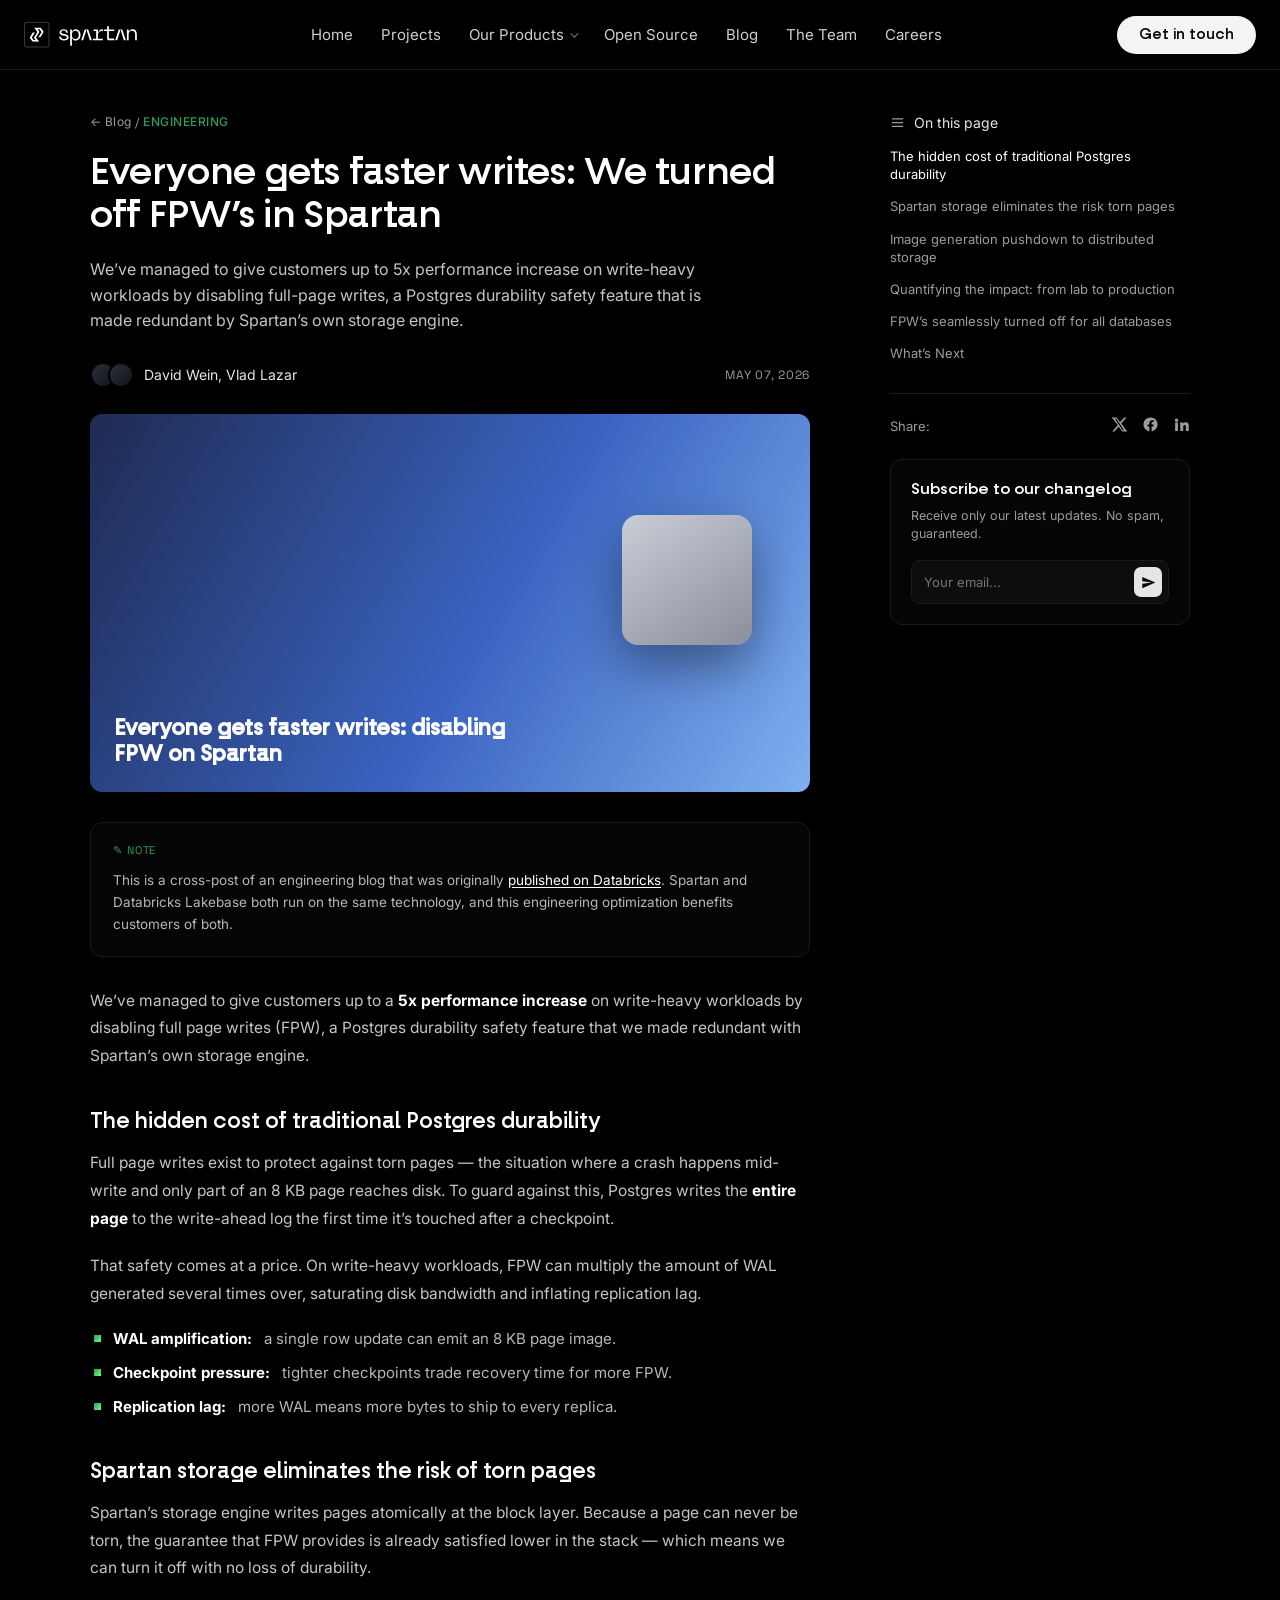
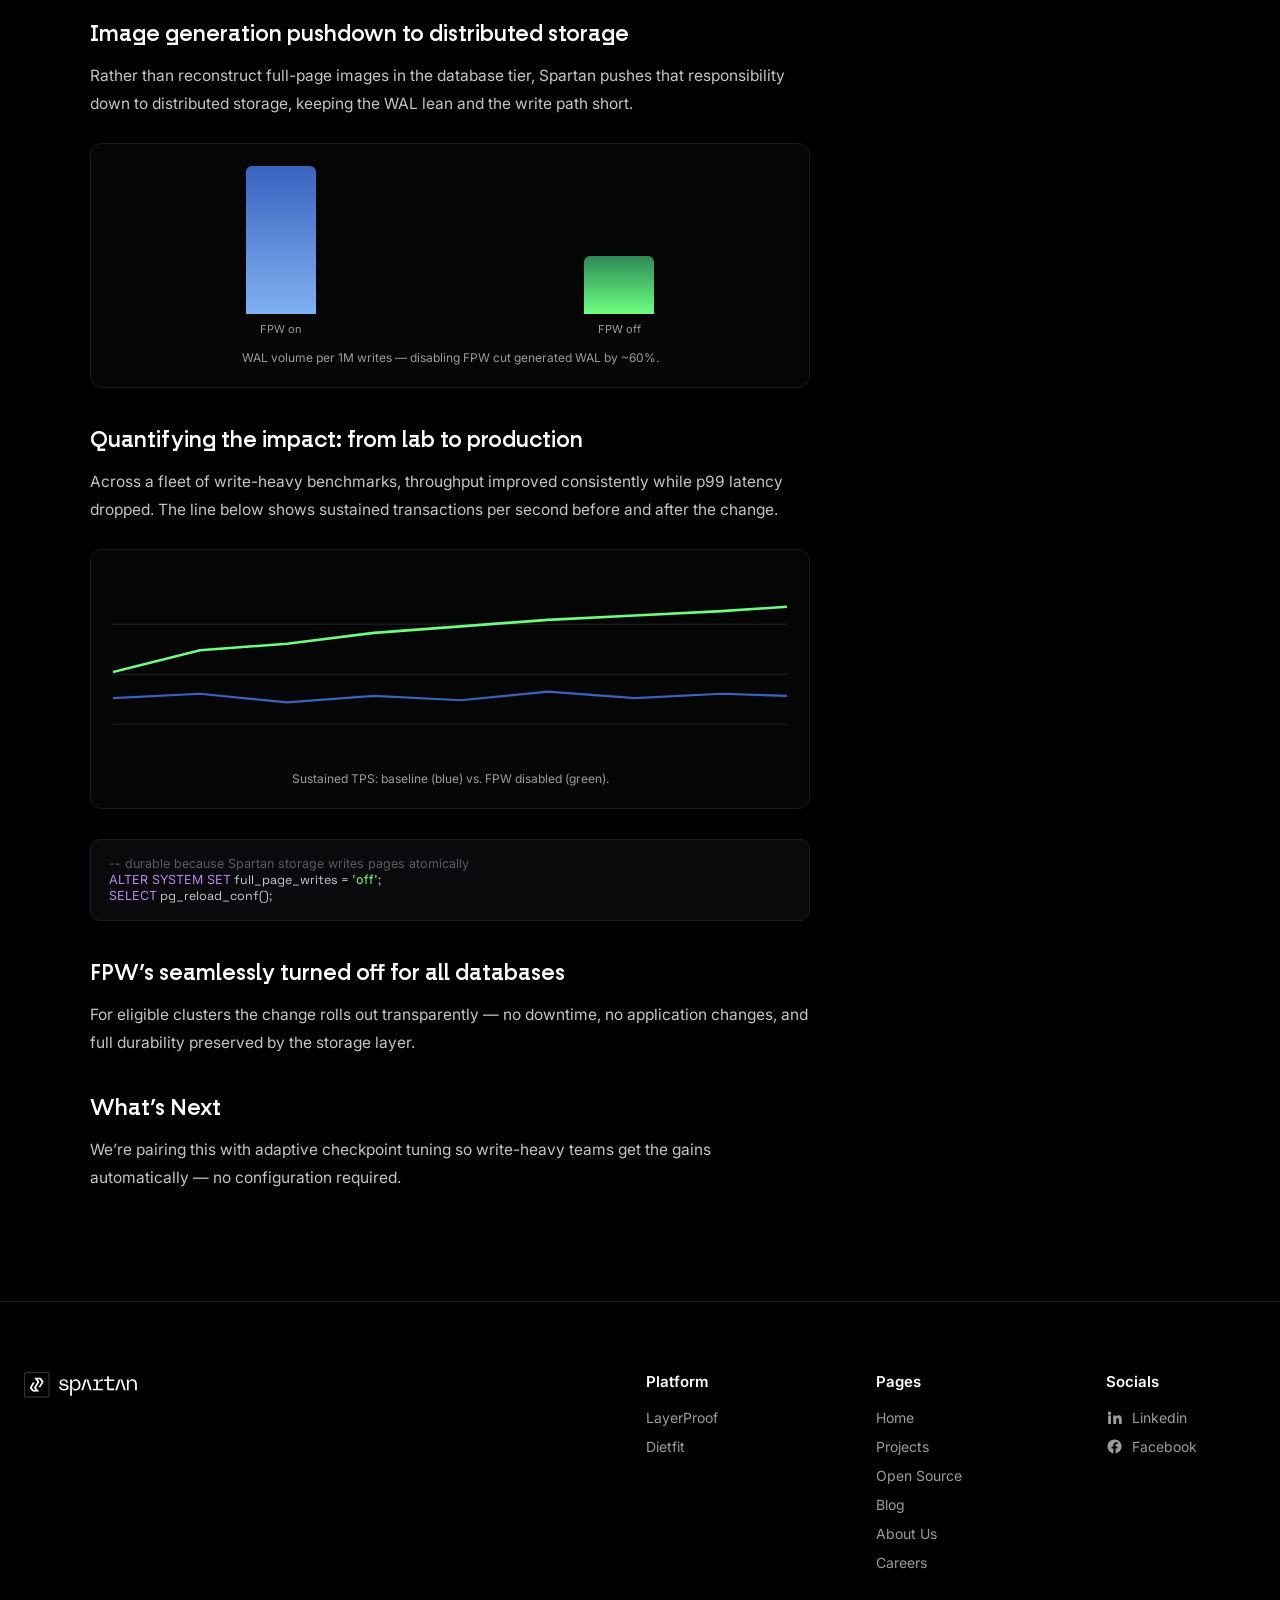
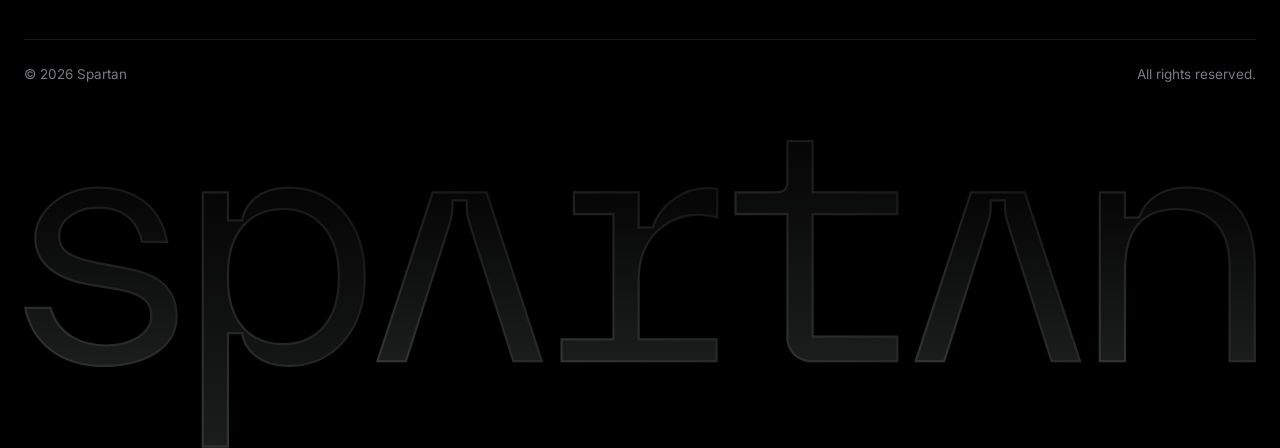
<file: blog-detail.html>
<!DOCTYPE html>
<html lang="en">
<head>
<meta charset="utf-8">
<meta name="viewport" content="width=device-width, initial-scale=1">
<title>Everyone gets faster writes — Spartan Blog</title>
<link rel="preconnect" href="https://fonts.googleapis.com">
<link rel="preconnect" href="https://fonts.gstatic.com" crossorigin>
<link href="https://fonts.googleapis.com/css2?family=Space+Grotesk:wght@400;500;600;700&family=Inter:wght@400;500;600&display=swap" rel="stylesheet">
<style>
  @font-face{font-family:'Fractul';font-style:normal;font-weight:500;src:url('fonts/fractul-medium.ttf') format('truetype');font-display:swap}
  *{margin:0;padding:0;box-sizing:border-box;font-family:'Inter','Space Grotesk',system-ui,sans-serif}
  :root{--line:#1a1a1a;--muted:#9c9c9c;--green:#2E9E5B;--lime:#6CFF80}
  html,body{background:#000;color:#fff;-webkit-font-smoothing:antialiased;overflow-x:clip;scroll-behavior:smooth}
  a{color:inherit;text-decoration:none}
  .wrap{width:100%;max-width:1280px;margin:0 auto;padding-left:24px;padding-right:24px}
  @media(min-width:1920px){.wrap{max-width:1640px}}
  @media(max-width:640px){.wrap{padding-left:22px;padding-right:22px}}

  .site-nav{position:sticky;top:0;z-index:50;height:70px;background:rgba(0,0,0,.72);backdrop-filter:blur(10px);border-bottom:1px solid var(--line)}
  .site-nav .wrap{display:flex;align-items:center;justify-content:space-between;height:100%}
  .nav-logo img{height:26px;display:block}
  .nav-links{display:flex;align-items:center;gap:28px}
  .nav-links a{font-size:15px;color:#e6e6e6;opacity:.9}.nav-links a:hover{opacity:1}
  .btn-demo{background:#f4f4f5;color:#0a0a0a;font-family:'Fractul','Space Grotesk',sans-serif;font-weight:400;font-size:15px;padding:10px 22px;border-radius:999px}
  @media(max-width:1023px){.nav-links{display:none}}
  .nav-dd{position:relative;display:flex;align-items:center}
  .nav-dd>a{display:inline-flex;align-items:center;gap:6px;cursor:pointer}
  .nav-dd>a::after{content:"";width:5px;height:5px;border-right:1.4px solid currentColor;border-bottom:1.4px solid currentColor;transform:rotate(45deg) translateY(-2px);opacity:.6;transition:transform .2s}
  .nav-dd:hover>a::after{transform:rotate(225deg) translateY(-2px)}
  .nav-dd::after{content:"";position:absolute;top:100%;left:-20px;right:-20px;height:22px}
  .nav-panel{position:absolute;top:calc(100% + 16px);left:50%;transform:translateX(-50%) translateY(8px);width:540px;background:#0a0a0c;border:1px solid #1a1a1a;border-radius:14px;padding:12px;display:grid;grid-template-columns:1fr 1fr;gap:10px;opacity:0;visibility:hidden;pointer-events:none;transition:opacity .2s,transform .2s;box-shadow:0 24px 60px rgba(0,0,0,.6);z-index:60}
  .nav-dd:hover .nav-panel{opacity:1;visibility:visible;pointer-events:auto;transform:translateX(-50%) translateY(0)}
  .nav-pcard{display:flex;flex-direction:column;gap:7px;padding:15px;border-radius:10px;background:transparent;border:1px solid #1a1a1a;transition:border-color .2s}
  .nav-pcard:hover{border-color:#2EA45F}
  .nav-pcard .pt{display:flex;align-items:center;gap:8px;font-family:'Fractul','Space Grotesk',sans-serif;font-size:14.5px;color:#f2f2f2}
  .nav-pcard .pt .i{width:20px;height:20px;border-radius:6px;display:inline-block;flex:none}
  .nav-pcard .pd{font-size:11.5px;color:#9c9c9c;line-height:1.5}

  /* layout: article + right sidebar */
  .bd{display:grid;grid-template-columns:minmax(0,720px) 300px;gap:80px;justify-content:center;padding:44px 0 90px}
  @media(max-width:980px){.bd{grid-template-columns:1fr;gap:40px}}

  .art .crumb{font-family:'Space Grotesk',monospace;font-size:12px;letter-spacing:.04em;color:#9c9c9c;margin-bottom:22px}
  .art .crumb b{color:var(--green);font-weight:500;text-transform:uppercase}
  .art h1{font-family:'Fractul','Space Grotesk',sans-serif;font-weight:500;font-size:38px;line-height:1.12;letter-spacing:-.01em;margin-bottom:20px}
  @media(min-width:1920px){.art h1{font-size:44px}}
  .art .sub{font-size:16px;line-height:1.6;color:#c4c4ca;max-width:640px;margin-bottom:28px}
  .art .by{display:flex;align-items:center;justify-content:space-between;flex-wrap:wrap;gap:12px;margin-bottom:26px}
  .art .by .who{display:flex;align-items:center;gap:10px;font-size:14px;color:#e6e6e6}
  .art .by .av{display:flex}
  .art .by .av span{width:26px;height:26px;border-radius:50%;background:linear-gradient(135deg,#2a2f3a,#12141a);border:2px solid #000}
  .art .by .av span+span{margin-left:-8px}
  .art .by .date{font-family:'Space Grotesk',monospace;font-size:12px;letter-spacing:.06em;text-transform:uppercase;color:#9c9c9c}
  .art-hero{aspect-ratio:16/8.4;border-radius:12px;background:linear-gradient(120deg,#1e2a52,#3a63c0 55%,#7fb0f0);margin-bottom:30px;position:relative;overflow:hidden;display:flex;align-items:flex-end;padding:24px}
  .art-hero .cap{font-family:'Fractul','Space Grotesk',sans-serif;font-weight:600;font-size:22px;color:#fff;line-height:1.15;max-width:60%}
  .art-hero::after{content:"";position:absolute;right:8%;top:44%;transform:translateY(-50%);width:130px;height:130px;border-radius:16px;background:linear-gradient(145deg,#c9cdd6,#8a8f9c);box-shadow:0 20px 50px rgba(0,0,0,.4)}
  @media(max-width:560px){.art-hero::after{display:none}.art-hero .cap{max-width:100%}}

  .note{border:1px solid var(--line);border-radius:12px;background:#050506;padding:20px 22px;margin-bottom:30px}
  .note .h{display:flex;align-items:center;gap:8px;font-family:'Space Grotesk',monospace;font-size:11px;letter-spacing:.08em;text-transform:uppercase;color:var(--green);margin-bottom:12px}
  .note p{font-size:13.5px;line-height:1.65;color:#b6b6bc}
  .note a{color:#fff;text-decoration:underline;text-underline-offset:2px}

  .body p{font-size:15.5px;line-height:1.78;color:#c4c4ca;margin-bottom:20px}
  .body h2{font-family:'Fractul','Space Grotesk',sans-serif;font-weight:500;font-size:22px;color:#fff;margin:40px 0 14px;scroll-margin-top:90px}
  .body ul{margin:0 0 20px 4px;list-style:none;display:flex;flex-direction:column;gap:10px}
  .body ul li{display:flex;gap:12px;font-size:15px;line-height:1.6;color:#b6b6bc}
  .body ul li .mk{width:7px;height:7px;margin-top:8px;background:linear-gradient(135deg,var(--green),var(--lime));flex:none}
  .body b{color:#fff}
  .fig{margin:26px 0 30px;border:1px solid var(--line);background:#050506;border-radius:12px;padding:22px}
  .fig .cap{font-size:12px;color:#9c9c9c;margin-top:14px;text-align:center}
  .bars{display:flex;align-items:flex-end;gap:22px;height:170px;padding:0 10px}
  .bars .col{flex:1;display:flex;flex-direction:column;align-items:center;gap:8px;height:100%;justify-content:flex-end}
  .bars .b{width:100%;max-width:70px;border-radius:6px 6px 0 0}
  .bars .lbl{font-size:11px;color:#9c9c9c}
  .code{background:#0a0a0c;border:1px solid #1c1c20;border-radius:10px;padding:16px 18px;font-family:'Space Grotesk',ui-monospace,monospace;font-size:12.5px;color:#c9c9cf;overflow-x:auto;margin:20px 0}
  .code .c{color:#5a5a60}.code .k{color:#B388EB}.code .s{color:#6CFF80}

  /* right sidebar */
  .side{position:sticky;top:96px;align-self:start}
  @media(max-width:980px){.side{position:static}}
  .side .toc-h{display:flex;align-items:center;gap:9px;font-size:14px;color:#e6e6e6;margin-bottom:16px}
  .side .toc-h svg{width:15px;height:15px;stroke:#9c9c9c;fill:none}
  .side .toc{display:flex;flex-direction:column;gap:14px;padding-bottom:8px}
  .side .toc a{font-size:13px;line-height:1.4;color:#9c9c9c;transition:color .2s}
  .side .toc a:hover,.side .toc a.on{color:#fff}
  .side .share{display:flex;align-items:center;gap:14px;padding:22px 0;border-top:1px solid var(--line);margin-top:22px}
  .side .share .lb{font-size:13px;color:#9c9c9c;margin-right:auto}
  .side .share a svg{width:17px;height:17px;fill:#9c9c9c;transition:fill .2s}
  .side .share a:hover svg{fill:#fff}
  .side .sub{border:1px solid var(--line);border-radius:12px;padding:20px;background:#050506}
  .side .sub h4{font-family:'Fractul','Space Grotesk',sans-serif;font-weight:500;font-size:16px;color:#fff;margin-bottom:8px}
  .side .sub p{font-size:12.5px;color:#9c9c9c;line-height:1.5;margin-bottom:16px}
  .side .sub form{display:flex;align-items:center;gap:8px;background:#0d0d0f;border:1px solid var(--line);border-radius:9px;padding:6px 6px 6px 12px}
  .side .sub input{flex:1;background:none;border:none;outline:none;color:#ccc;font-size:13px}
  .side .sub button{width:34px;height:30px;border:none;border-radius:7px;background:#e5e5e5;color:#0a0a0a;cursor:pointer;display:flex;align-items:center;justify-content:center}
  .side .sub button svg{width:15px;height:15px;fill:#0a0a0a}

  .ft{border-top:1px solid var(--line);padding-top:70px;position:relative;overflow:hidden}
  .ft-top{display:flex;gap:80px;flex-wrap:wrap;padding-bottom:56px}
  .ft-brand{flex:1 1 300px;min-width:200px}.ft-brand img{height:26px}
  .ft-col{min-width:150px}.ft-col h4{font-size:15px;color:#fff;font-weight:600;margin-bottom:18px}
  .ft-col a{display:block;font-size:14px;color:#9c9c9c;margin-bottom:12px}.ft-col a:hover{color:#fff}
  .ft-col .soc{display:flex;align-items:center;gap:9px}.ft-col .soc svg{width:17px;height:17px;fill:#9c9c9c}
  .ft-bottom{display:flex;justify-content:space-between;flex-wrap:wrap;gap:12px;padding:26px 0 34px;border-top:1px solid var(--line);color:#7a7a80;font-size:13.5px}
  .ft-word{display:block;width:100%;max-width:1280px;height:auto;margin:24px auto 0;padding:0 24px;box-sizing:border-box}@media(min-width:1920px){.ft-word{max-width:1640px}}

  /* ===== mobile nav (hamburger) ===== */
  .nav-actions{display:flex;align-items:center;gap:12px}
  .nav-burger{display:none;width:40px;height:40px;align-items:center;justify-content:center;background:none;border:1px solid #2a2a2e;border-radius:8px;cursor:pointer;padding:0;flex:none}
  .nav-burger b{position:relative;display:block;width:16px;height:2px;background:#e6e6e6;transition:background .2s}
  .nav-burger b::before,.nav-burger b::after{content:"";position:absolute;left:0;width:16px;height:2px;background:#e6e6e6;transition:transform .25s,top .25s}
  .nav-burger b::before{top:-5px}
  .nav-burger b::after{top:5px}
  body.nav-open .nav-burger b{background:transparent}
  body.nav-open .nav-burger b::before{top:0;transform:rotate(45deg)}
  body.nav-open .nav-burger b::after{top:0;transform:rotate(-45deg)}
  .mobile-menu{display:none;position:absolute;top:100%;left:0;right:0;z-index:49;flex-direction:column;background:#000;backdrop-filter:blur(12px);border-bottom:1px solid #1a1a1a;padding:10px 24px 20px;opacity:0;visibility:hidden;transform:translateY(-6px);transition:opacity .22s,transform .22s,visibility .22s}
  .mobile-menu a{padding:12px 2px;font-size:16px;color:#e6e6e6;border-bottom:1px solid #141416}
  .mobile-menu a.mm-sub{padding-left:16px;font-size:14px;color:#9c9c9c}
  .mobile-menu a:last-child{border-bottom:none}
  @media(max-width:1023px){
    .nav-burger{display:inline-flex}
    .mobile-menu{display:flex}
    body.nav-open .mobile-menu{opacity:1;visibility:visible;transform:none}
  }
</style>
</head>
<body>

<nav class="site-nav">
  <div class="wrap">
    <a class="nav-logo" href="index.html" aria-label="Spartan home"><img src="logo-spartan-horizontal.svg" alt="Spartan"></a>
    <div class="nav-links">
      <a href="index.html">Home</a>
      <a href="projects.html">Projects</a>
      <div class="nav-dd"><a href="our-products.html">Our Products</a><div class="nav-panel"><a class="nav-pcard" href="our-layerproof.html"><span class="pt"><span class="i" style="background:linear-gradient(135deg,#f4b41a,#e94f3d)"></span>LayerProof</span><span class="pd">Creative system with multiple sub-products.</span></a><a class="nav-pcard" href="our-dietfit.html"><span class="pt"><span class="i" style="background:linear-gradient(135deg,#f4a01f,#e8781f)"></span>DietFit</span><span class="pd">Free calorie counter + macro tracker.</span></a></div></div>
      <a href="open-source.html">Open Source</a>
      <a href="blog.html">Blog</a>
      <a href="#">The Team</a>
      <a href="#">Careers</a>
    </div>
    <div class="nav-actions">
      <a class="btn-demo" href="#">Get in touch</a>
      <button class="nav-burger" type="button" aria-label="Menu" aria-expanded="false"><b></b></button>
    </div>
  </div>
  <div class="mobile-menu">
    <a href="index.html">Home</a>
    <a href="projects.html">Projects</a>
    <a href="our-products.html">Our Products</a>
    <a class="mm-sub" href="our-layerproof.html">LayerProof</a>
    <a class="mm-sub" href="our-dietfit.html">DietFit</a>
    <a href="open-source.html">Open Source</a>
    <a href="blog.html">Blog</a>
    <a href="#">The Team</a>
    <a href="#">Careers</a>
  </div>
</nav>

<main>
  <div class="wrap">
    <div class="bd">
      <article class="art">
        <div class="crumb"><a href="blog.html">&larr; Blog</a> / <b>Engineering</b></div>
        <h1>Everyone gets faster writes: We turned off FPW&rsquo;s in Spartan</h1>
        <p class="sub">We&rsquo;ve managed to give customers up to 5x performance increase on write-heavy workloads by disabling full-page writes, a Postgres durability safety feature that is made redundant by Spartan&rsquo;s own storage engine.</p>
        <div class="by">
          <div class="who"><span class="av"><span></span><span></span></span>David Wein, Vlad Lazar</div>
          <div class="date">May 07, 2026</div>
        </div>
        <div class="art-hero"><div class="cap">Everyone gets faster writes: disabling FPW on Spartan</div></div>

        <div class="note">
          <div class="h">&#9998; Note</div>
          <p>This is a cross-post of an engineering blog that was originally <a href="#">published on Databricks</a>. Spartan and Databricks Lakebase both run on the same technology, and this engineering optimization benefits customers of both.</p>
        </div>

        <div class="body">
          <p>We&rsquo;ve managed to give customers up to a <b>5x performance increase</b> on write-heavy workloads by disabling full page writes (FPW), a Postgres durability safety feature that we made redundant with Spartan&rsquo;s own storage engine.</p>

          <h2 id="s1">The hidden cost of traditional Postgres durability</h2>
          <p>Full page writes exist to protect against torn pages &mdash; the situation where a crash happens mid-write and only part of an 8&nbsp;KB page reaches disk. To guard against this, Postgres writes the <b>entire page</b> to the write-ahead log the first time it&rsquo;s touched after a checkpoint.</p>
          <p>That safety comes at a price. On write-heavy workloads, FPW can multiply the amount of WAL generated several times over, saturating disk bandwidth and inflating replication lag.</p>
          <ul>
            <li><span class="mk"></span><b>WAL amplification:</b> a single row update can emit an 8&nbsp;KB page image.</li>
            <li><span class="mk"></span><b>Checkpoint pressure:</b> tighter checkpoints trade recovery time for more FPW.</li>
            <li><span class="mk"></span><b>Replication lag:</b> more WAL means more bytes to ship to every replica.</li>
          </ul>

          <h2 id="s2">Spartan storage eliminates the risk of torn pages</h2>
          <p>Spartan&rsquo;s storage engine writes pages atomically at the block layer. Because a page can never be torn, the guarantee that FPW provides is already satisfied lower in the stack &mdash; which means we can turn it off with no loss of durability.</p>

          <h2 id="s3">Image generation pushdown to distributed storage</h2>
          <p>Rather than reconstruct full-page images in the database tier, Spartan pushes that responsibility down to distributed storage, keeping the WAL lean and the write path short.</p>
          <div class="fig">
            <div class="bars">
              <div class="col"><div class="b" style="height:88%;background:linear-gradient(180deg,#3a63c0,#7fb0f0)"></div><div class="lbl">FPW on</div></div>
              <div class="col"><div class="b" style="height:34%;background:linear-gradient(180deg,#2e8b57,#6CFF80)"></div><div class="lbl">FPW off</div></div>
            </div>
            <div class="cap">WAL volume per 1M writes &mdash; disabling FPW cut generated WAL by ~60%.</div>
          </div>

          <h2 id="s4">Quantifying the impact: from lab to production</h2>
          <p>Across a fleet of write-heavy benchmarks, throughput improved consistently while p99 latency dropped. The line below shows sustained transactions per second before and after the change.</p>
          <div class="fig">
            <svg viewBox="0 0 620 170" width="100%" style="display:block">
              <g stroke="#20202a" stroke-width="1"><line x1="0" y1="140" x2="620" y2="140"/><line x1="0" y1="94" x2="620" y2="94"/><line x1="0" y1="48" x2="620" y2="48"/></g>
              <polyline fill="none" stroke="#3a63c0" stroke-width="2" points="0,116 80,112 160,120 240,114 320,118 400,110 480,116 560,112 620,114"/>
              <polyline fill="none" stroke="#6CFF80" stroke-width="2.4" points="0,92 80,72 160,66 240,56 320,50 400,44 480,40 560,36 620,32"/>
            </svg>
            <div class="cap">Sustained TPS: baseline (blue) vs. FPW disabled (green).</div>
          </div>
          <div class="code"><span class="c">-- durable because Spartan storage writes pages atomically</span><br><span class="k">ALTER SYSTEM SET</span> full_page_writes = <span class="s">'off'</span>;<br><span class="k">SELECT</span> pg_reload_conf();</div>

          <h2 id="s5">FPW&rsquo;s seamlessly turned off for all databases</h2>
          <p>For eligible clusters the change rolls out transparently &mdash; no downtime, no application changes, and full durability preserved by the storage layer.</p>

          <h2 id="s6">What&rsquo;s Next</h2>
          <p>We&rsquo;re pairing this with adaptive checkpoint tuning so write-heavy teams get the gains automatically &mdash; no configuration required.</p>
        </div>
      </article>

      <aside class="side">
        <div class="toc-h"><svg viewBox="0 0 24 24" stroke-width="2"><path d="M3 6h18M3 12h18M3 18h18"/></svg>On this page</div>
        <nav class="toc">
          <a href="#s1">The hidden cost of traditional Postgres durability</a>
          <a href="#s2">Spartan storage eliminates the risk torn pages</a>
          <a href="#s3">Image generation pushdown to distributed storage</a>
          <a href="#s4">Quantifying the impact: from lab to production</a>
          <a href="#s5">FPW&rsquo;s seamlessly turned off for all databases</a>
          <a href="#s6">What&rsquo;s Next</a>
        </nav>
        <div class="share">
          <span class="lb">Share:</span>
          <a href="#" aria-label="X"><svg viewBox="0 0 24 24"><path d="M18.9 2H22l-7.5 8.6L23 22h-6.8l-5.3-6.9L4.8 22H1.7l8-9.2L1 2h7l4.8 6.3L18.9 2zm-2.4 18h1.9L7.6 4H5.6l10.9 16z"/></svg></a>
          <a href="#" aria-label="Facebook"><svg viewBox="0 0 24 24"><path d="M22 12a10 10 0 10-11.56 9.88v-6.99H7.9V12h2.54V9.8c0-2.5 1.49-3.89 3.78-3.89 1.09 0 2.24.2 2.24.2v2.46h-1.26c-1.24 0-1.63.77-1.63 1.56V12h2.78l-.44 2.89h-2.34v6.99A10 10 0 0022 12z"/></svg></a>
          <a href="#" aria-label="LinkedIn"><svg viewBox="0 0 24 24"><path d="M4.98 3.5a2.5 2.5 0 11-.02 5 2.5 2.5 0 01.02-5zM3 9h4v12H3zM10 9h3.8v1.7h.05c.53-1 1.8-2.05 3.7-2.05 3.96 0 4.7 2.6 4.7 6V21h-4v-5.3c0-1.27-.02-2.9-1.77-2.9-1.77 0-2.04 1.38-2.04 2.8V21h-4z"/></svg></a>
        </div>
        <div class="sub">
          <h4>Subscribe to our changelog</h4>
          <p>Receive only our latest updates. No spam, guaranteed.</p>
          <form onsubmit="return false">
            <input type="email" placeholder="Your email...">
            <button aria-label="Subscribe"><svg viewBox="0 0 24 24"><path d="M2 21l21-9L2 3v7l15 2-15 2z"/></svg></button>
          </form>
        </div>
      </aside>
    </div>
  </div>
</main>

<footer class="ft">
  <div class="wrap">
    <div class="ft-top">
      <div class="ft-brand"><img src="logo-spartan-horizontal.svg" alt="Spartan"></div>
      <div class="ft-col"><h4>Platform</h4><a href="our-layerproof.html">LayerProof</a><a href="our-dietfit.html">Dietfit</a></div>
      <div class="ft-col"><h4>Pages</h4><a href="index.html">Home</a><a href="projects.html">Projects</a><a href="open-source.html">Open Source</a><a href="blog.html">Blog</a><a href="#">About Us</a><a href="#">Careers</a></div>
      <div class="ft-col"><h4>Socials</h4>
        <a class="soc" href="#"><svg viewBox="0 0 24 24"><path d="M4.98 3.5a2.5 2.5 0 11-.02 5 2.5 2.5 0 01.02-5zM3 9h4v12H3zM10 9h3.8v1.7h.05c.53-1 1.8-2.05 3.7-2.05 3.96 0 4.7 2.6 4.7 6V21h-4v-5.3c0-1.27-.02-2.9-1.77-2.9-1.77 0-2.04 1.38-2.04 2.8V21h-4z"/></svg>Linkedin</a>
        <a class="soc" href="#"><svg viewBox="0 0 24 24"><path d="M22 12a10 10 0 10-11.56 9.88v-6.99H7.9V12h2.54V9.8c0-2.5 1.49-3.89 3.78-3.89 1.09 0 2.24.2 2.24.2v2.46h-1.26c-1.24 0-1.63.77-1.63 1.56V12h2.78l-.44 2.89h-2.34v6.99A10 10 0 0022 12z"/></svg>Facebook</a>
      </div>
    </div>
    <div class="ft-bottom"><span>&copy; 2026 Spartan</span><span>All rights reserved.</span></div>
  </div>
  <img class="ft-word" src="assets/footer-graphic8.svg" alt="Spartan">
</footer>

<script>
  var links=[].slice.call(document.querySelectorAll('.toc a'));
  var secs=links.map(function(a){return document.querySelector(a.getAttribute('href'));});
  function onScroll(){var i=secs.length-1;for(var j=0;j<secs.length;j++){if(secs[j]&&secs[j].getBoundingClientRect().top>120){i=j-1;break;}}links.forEach(function(a,k){a.classList.toggle('on',k===Math.max(0,i));});}
  window.addEventListener('scroll',onScroll);onScroll();
</script>
<script>
(function(){var b=document.querySelector('.nav-burger');if(!b)return;
b.addEventListener('click',function(){var o=document.body.classList.toggle('nav-open');b.setAttribute('aria-expanded',o?'true':'false');});
document.querySelectorAll('.mobile-menu a').forEach(function(a){a.addEventListener('click',function(){document.body.classList.remove('nav-open');b.setAttribute('aria-expanded','false');});});
})();
</script>
</body>
</html>
</file>
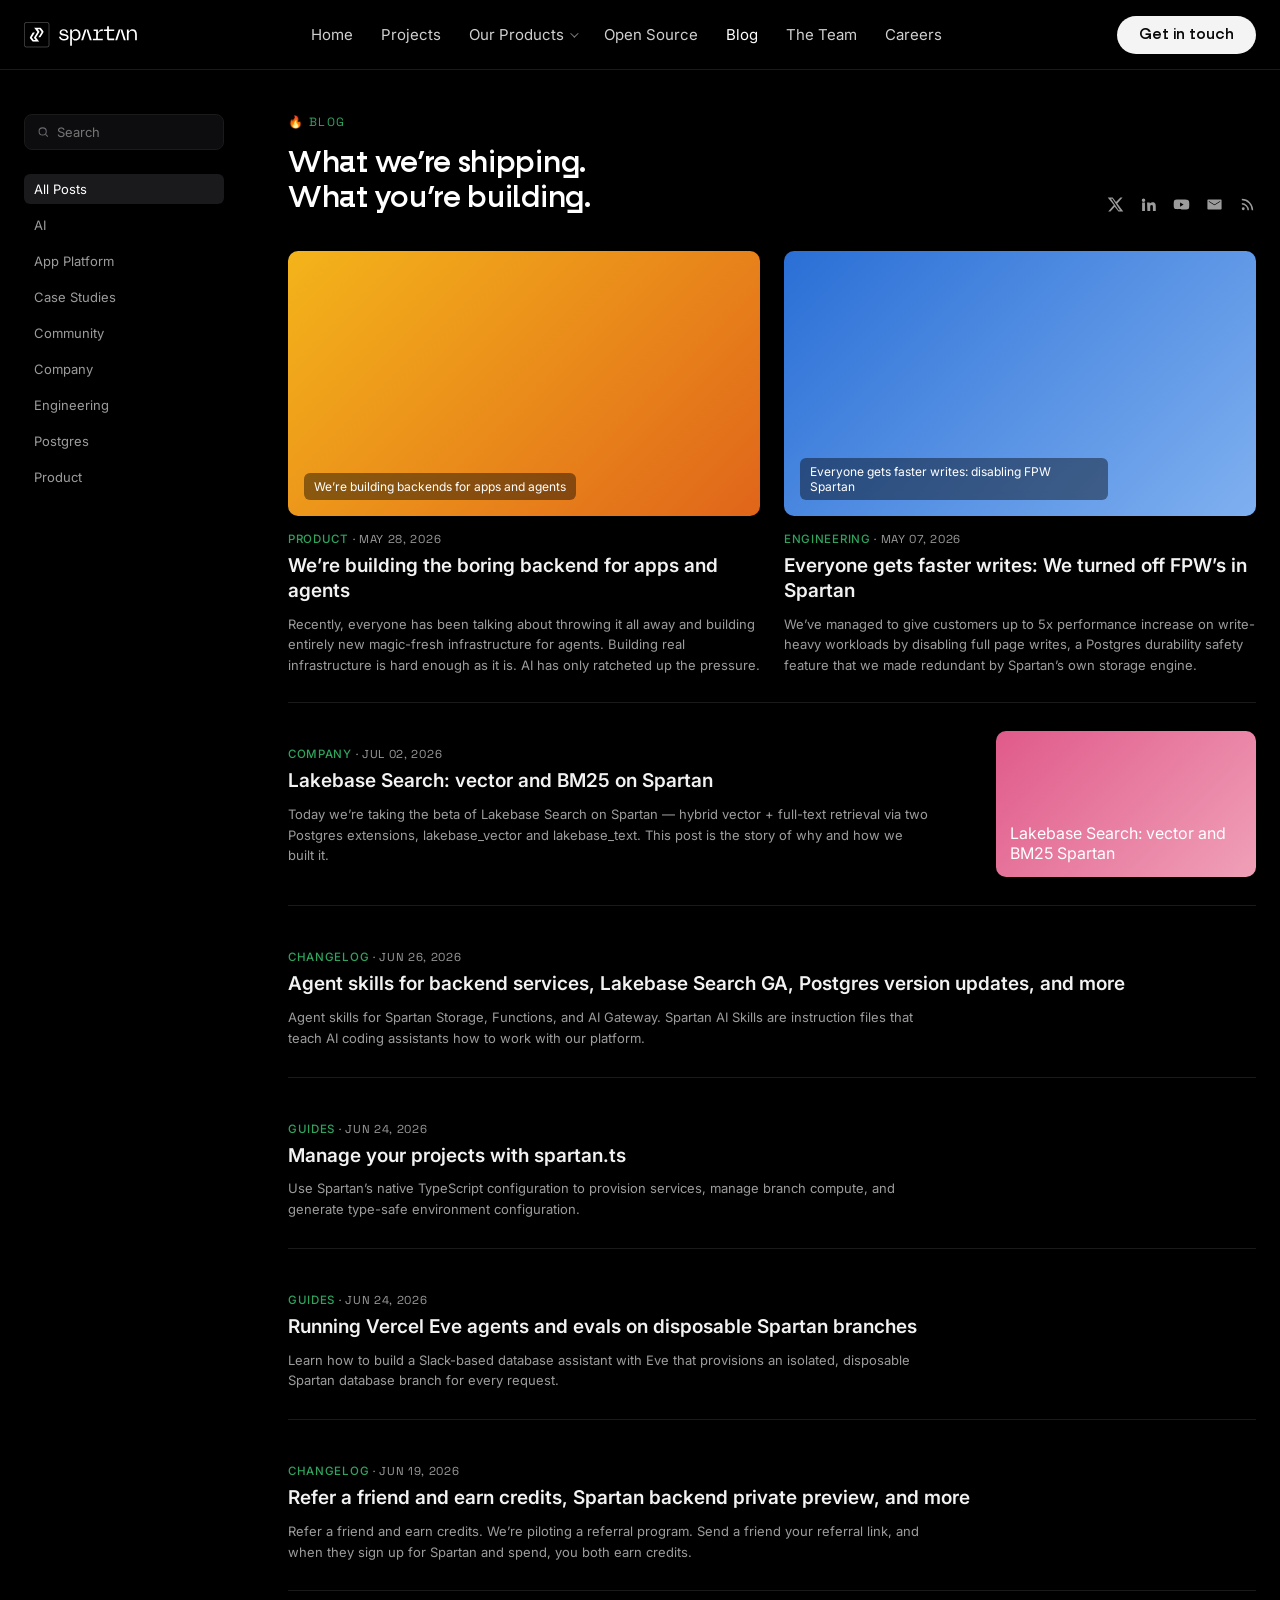
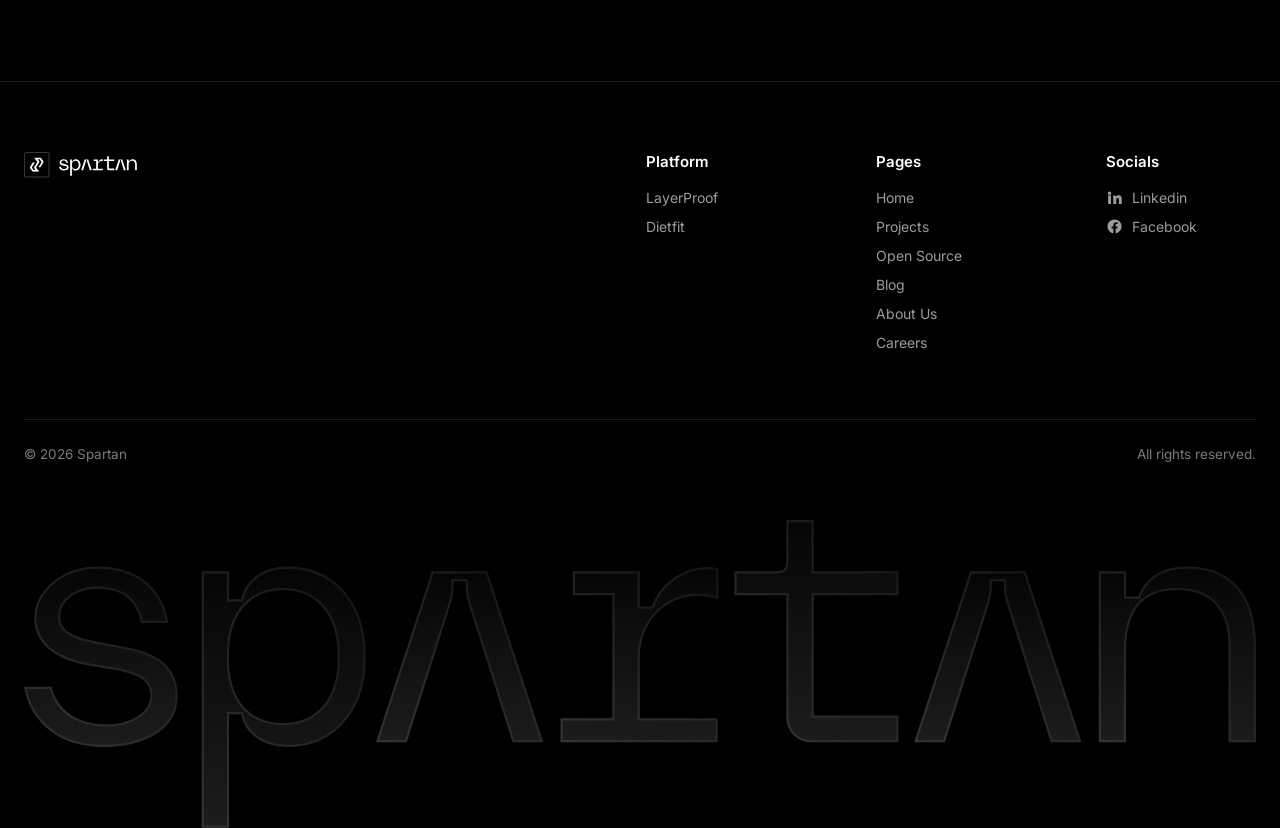
<file: blog.html>
<!DOCTYPE html>
<html lang="en">
<head>
<meta charset="utf-8">
<meta name="viewport" content="width=device-width, initial-scale=1">
<title>Blog — Spartan</title>
<link rel="preconnect" href="https://fonts.googleapis.com">
<link rel="preconnect" href="https://fonts.gstatic.com" crossorigin>
<link href="https://fonts.googleapis.com/css2?family=Space+Grotesk:wght@400;500;600;700&family=Inter:wght@400;500;600&display=swap" rel="stylesheet">
<style>
  @font-face{font-family:'Fractul';font-style:normal;font-weight:500;src:url('fonts/fractul-medium.ttf') format('truetype');font-display:swap}
  *{margin:0;padding:0;box-sizing:border-box;font-family:'Inter','Space Grotesk',system-ui,sans-serif}
  :root{--line:#1a1a1a;--cardln:#1a1a1a;--muted:#9c9c9c;--green:#2EA45F}
  html,body{background:#000;color:#fff;-webkit-font-smoothing:antialiased;overflow-x:clip}
  a{color:inherit;text-decoration:none}
  .wrap{width:100%;max-width:1280px;margin:0 auto;padding-left:24px;padding-right:24px}
  @media(min-width:1920px){.wrap{max-width:1640px}}
  @media(max-width:640px){.wrap{padding-left:22px;padding-right:22px}}

  .site-nav{position:sticky;top:0;z-index:50;height:70px;background:rgba(0,0,0,.72);backdrop-filter:blur(10px);border-bottom:1px solid var(--line)}
  .site-nav .wrap{display:flex;align-items:center;justify-content:space-between;height:100%}
  .nav-logo img{height:26px;display:block}
  .nav-links{display:flex;align-items:center;gap:28px}
  .nav-links a{font-size:15px;color:#e6e6e6;opacity:.9;transition:opacity .2s}
  .nav-links a:hover,.nav-links a.active{opacity:1;color:#fff}
  .btn-demo{background:#f4f4f5;color:#0a0a0a;font-family:'Fractul','Space Grotesk',sans-serif;font-weight:400;font-size:15px;padding:10px 22px;border-radius:999px;transition:filter .2s}
  .btn-demo:hover{filter:brightness(.94)}
  @media(max-width:1023px){.nav-links{display:none}}

  .bl-layout{display:grid;grid-template-columns:200px 1fr;gap:64px;align-items:start;padding:44px 0 90px}
  @media(max-width:900px){.bl-layout{grid-template-columns:1fr;gap:28px}}
  .bl-side{position:sticky;top:96px;display:flex;flex-direction:column;gap:6px}
  @media(max-width:900px){.bl-side{position:static}}
  .bl-search{display:flex;align-items:center;gap:8px;background:#0d0d0f;border:1px solid var(--cardln);border-radius:8px;padding:9px 12px;margin-bottom:18px}
  .bl-search svg{width:14px;height:14px;stroke:#6a6a70;fill:none}
  .bl-search input{background:none;border:none;outline:none;color:#ccc;font-size:13px;width:100%}
  .bl-cat{text-align:left;background:none;border:none;color:#9c9c9c;font-size:13px;cursor:pointer;padding:7px 10px;border-radius:6px;transition:.2s}
  .bl-cat:hover{color:#ccc}
  .bl-cat.on{color:#fff;background:#1a1a1c}

  .bl-eyebrow{font-family:'Space Grotesk',monospace;font-size:12px;letter-spacing:.12em;text-transform:uppercase;color:var(--green);margin-bottom:16px}
  .bl-head{display:flex;justify-content:space-between;align-items:flex-end;flex-wrap:wrap;gap:16px;margin-bottom:34px}
  .bl-head h1{font-family:'Fractul','Space Grotesk',sans-serif;font-weight:500;font-size:30px;line-height:1.18;letter-spacing:-.01em}
  @media(min-width:1920px){.bl-head h1{font-size:36px}}
  .bl-social{display:flex;gap:16px}
  .bl-social svg{width:17px;height:17px;fill:#9c9c9c;transition:fill .2s}
  .bl-social a:hover svg{fill:#fff}

  .bl-feat{display:grid;grid-template-columns:1fr 1fr;gap:24px;margin-bottom:20px}
  @media(max-width:720px){.bl-feat{grid-template-columns:1fr}}
  .bl-fcard .thumb{aspect-ratio:16/9;border-radius:10px;overflow:hidden;position:relative;display:flex;align-items:flex-end;padding:16px}
  .bl-fcard .thumb.a{background:linear-gradient(135deg,#f4b41a,#e0651a)}
  .bl-fcard .thumb.b{background:linear-gradient(135deg,#2a6fd6,#7fb0f0)}
  .bl-fcard .badge{font-size:12px;color:#fff;background:rgba(0,0,0,.42);padding:6px 10px;border-radius:6px;backdrop-filter:blur(4px);max-width:70%}
  .bl-meta{margin:16px 0 8px;font-family:'Space Grotesk',monospace;font-size:11.5px;letter-spacing:.06em;text-transform:uppercase;color:#9c9c9c}
  .bl-meta b{color:var(--green);font-weight:500}
  .bl-fcard h3{font-size:19px;font-weight:600;line-height:1.3;color:#f2f2f2;margin-bottom:10px}
  .bl-fcard p{font-size:13px;line-height:1.6;color:#9c9c9c}

  .bl-list{border-top:1px solid var(--line);margin-top:26px}
  .bl-row{display:grid;grid-template-columns:1fr 260px;gap:34px;align-items:start;padding:28px 0;border-bottom:1px solid var(--line)}
  .bl-row.noimg{grid-template-columns:1fr}
  @media(max-width:640px){.bl-row,.bl-row.noimg{grid-template-columns:1fr}}
  .bl-row h3{font-size:19px;font-weight:600;line-height:1.3;color:#f2f2f2;margin:8px 0 10px}
  .bl-row p{font-size:13px;line-height:1.6;color:#9c9c9c;max-width:640px}
  .bl-rthumb{aspect-ratio:16/9;border-radius:10px;background:linear-gradient(135deg,#e05a8a,#f0a0b8);display:flex;align-items:flex-end;padding:14px}

  .ft{border-top:1px solid var(--line);padding-top:70px;position:relative;overflow:hidden}
  .ft-top{display:flex;gap:80px;flex-wrap:wrap;padding-bottom:56px}
  .ft-brand{flex:1 1 300px;min-width:200px}.ft-brand img{height:26px}
  .ft-col{min-width:150px}.ft-col h4{font-size:15px;color:#fff;font-weight:600;margin-bottom:18px}
  .ft-col a{display:block;font-size:14px;color:#9c9c9c;margin-bottom:12px;transition:color .2s}.ft-col a:hover{color:#fff}
  .ft-col .soc{display:flex;align-items:center;gap:9px}.ft-col .soc svg{width:17px;height:17px;fill:#9c9c9c}
  .ft-bottom{display:flex;justify-content:space-between;flex-wrap:wrap;gap:12px;padding:26px 0 34px;border-top:1px solid var(--line);color:#7a7a80;font-size:13.5px}
  .ft-word{display:block;width:100%;max-width:1280px;height:auto;margin:24px auto 0;padding:0 24px;box-sizing:border-box}@media(min-width:1920px){.ft-word{max-width:1640px}}
  /* Our Products hover mega-menu */
  .nav-dd{position:relative;display:flex;align-items:center}
  .nav-dd>a{display:inline-flex;align-items:center;gap:6px;cursor:pointer}
  .nav-dd>a::after{content:"";width:5px;height:5px;border-right:1.4px solid currentColor;border-bottom:1.4px solid currentColor;transform:rotate(45deg) translateY(-2px);opacity:.6;transition:transform .2s}
  .nav-dd:hover>a::after{transform:rotate(225deg) translateY(-2px)}
  .nav-dd::after{content:"";position:absolute;top:100%;left:-20px;right:-20px;height:22px}
  .nav-panel{position:absolute;top:calc(100% + 16px);left:50%;transform:translateX(-50%) translateY(8px);width:540px;background:#0a0a0c;border:1px solid #1a1a1a;border-radius:14px;padding:12px;display:grid;grid-template-columns:1fr 1fr;gap:10px;opacity:0;visibility:hidden;pointer-events:none;transition:opacity .2s,transform .2s;box-shadow:0 24px 60px rgba(0,0,0,.6);z-index:60}
  .nav-dd:hover .nav-panel{opacity:1;visibility:visible;pointer-events:auto;transform:translateX(-50%) translateY(0)}
  .nav-pcard{display:flex;flex-direction:column;gap:7px;padding:15px;border-radius:10px;background:transparent;border:1px solid #1a1a1a;transition:border-color .2s}
  .nav-pcard:hover{border-color:#2EA45F}
  .nav-pcard .pt{display:flex;align-items:center;gap:8px;font-family:'Fractul','Space Grotesk',sans-serif;font-size:14.5px;color:#f2f2f2}
  .nav-pcard .pt .i{width:20px;height:20px;border-radius:6px;display:inline-block;flex:none}
  .nav-pcard .pd{font-family:'Inter',sans-serif;font-size:11.5px;color:#9c9c9c;line-height:1.5}

  /* ===== mobile nav (hamburger) ===== */
  .nav-actions{display:flex;align-items:center;gap:12px}
  .nav-burger{display:none;width:40px;height:40px;align-items:center;justify-content:center;background:none;border:1px solid #2a2a2e;border-radius:8px;cursor:pointer;padding:0;flex:none}
  .nav-burger b{position:relative;display:block;width:16px;height:2px;background:#e6e6e6;transition:background .2s}
  .nav-burger b::before,.nav-burger b::after{content:"";position:absolute;left:0;width:16px;height:2px;background:#e6e6e6;transition:transform .25s,top .25s}
  .nav-burger b::before{top:-5px}
  .nav-burger b::after{top:5px}
  body.nav-open .nav-burger b{background:transparent}
  body.nav-open .nav-burger b::before{top:0;transform:rotate(45deg)}
  body.nav-open .nav-burger b::after{top:0;transform:rotate(-45deg)}
  .mobile-menu{display:none;position:absolute;top:100%;left:0;right:0;z-index:49;flex-direction:column;background:#000;backdrop-filter:blur(12px);border-bottom:1px solid #1a1a1a;padding:10px 24px 20px;opacity:0;visibility:hidden;transform:translateY(-6px);transition:opacity .22s,transform .22s,visibility .22s}
  .mobile-menu a{padding:12px 2px;font-size:16px;color:#e6e6e6;border-bottom:1px solid #141416}
  .mobile-menu a.mm-sub{padding-left:16px;font-size:14px;color:#9c9c9c}
  .mobile-menu a:last-child{border-bottom:none}
  @media(max-width:1023px){
    .nav-burger{display:inline-flex}
    .mobile-menu{display:flex}
    body.nav-open .mobile-menu{opacity:1;visibility:visible;transform:none}
  }
</style>
</head>
<body>

<nav class="site-nav">
  <div class="wrap">
    <a class="nav-logo" href="index.html" aria-label="Spartan home"><img src="logo-spartan-horizontal.svg" alt="Spartan"></a>
    <div class="nav-links">
      <a href="index.html">Home</a>
      <a href="projects.html">Projects</a>
      <div class="nav-dd"><a href="our-products.html">Our Products</a><div class="nav-panel"><a class="nav-pcard" href="our-layerproof.html"><span class="pt"><span class="i" style="background:linear-gradient(135deg,#f4b41a,#e94f3d)"></span>LayerProof</span><span class="pd">Creative system with multiple sub-products.</span></a><a class="nav-pcard" href="our-dietfit.html"><span class="pt"><span class="i" style="background:linear-gradient(135deg,#f4a01f,#e8781f)"></span>DietFit</span><span class="pd">Free calorie counter + macro tracker.</span></a></div></div>
      <a href="open-source.html">Open Source</a>
      <a href="blog.html" class="active">Blog</a>
      <a href="#">The Team</a>
      <a href="#">Careers</a>
    </div>
    <div class="nav-actions">
      <a class="btn-demo" href="#">Get in touch</a>
      <button class="nav-burger" type="button" aria-label="Menu" aria-expanded="false"><b></b></button>
    </div>
  </div>
  <div class="mobile-menu">
    <a href="index.html">Home</a>
    <a href="projects.html">Projects</a>
    <a href="our-products.html">Our Products</a>
    <a class="mm-sub" href="our-layerproof.html">LayerProof</a>
    <a class="mm-sub" href="our-dietfit.html">DietFit</a>
    <a href="open-source.html">Open Source</a>
    <a href="blog.html">Blog</a>
    <a href="#">The Team</a>
    <a href="#">Careers</a>
  </div>
</nav>

<main>
  <div class="wrap">
    <div class="bl-layout">
      <aside class="bl-side">
        <div class="bl-search">
          <svg viewBox="0 0 24 24" stroke-width="2"><circle cx="11" cy="11" r="7"/><path d="M21 21l-4.3-4.3"/></svg>
          <input type="text" placeholder="Search">
        </div>
        <button class="bl-cat on">All Posts</button>
        <button class="bl-cat">AI</button>
        <button class="bl-cat">App Platform</button>
        <button class="bl-cat">Case Studies</button>
        <button class="bl-cat">Community</button>
        <button class="bl-cat">Company</button>
        <button class="bl-cat">Engineering</button>
        <button class="bl-cat">Postgres</button>
        <button class="bl-cat">Product</button>
      </aside>

      <section>
        <div class="bl-eyebrow">&#128293; Blog</div>
        <div class="bl-head">
          <h1>What we&rsquo;re shipping.<br>What you&rsquo;re building.</h1>
          <div class="bl-social">
            <a href="#" aria-label="X"><svg viewBox="0 0 24 24"><path d="M18.9 2H22l-7.5 8.6L23 22h-6.8l-5.3-6.9L4.8 22H1.7l8-9.2L1 2h7l4.8 6.3L18.9 2zm-2.4 18h1.9L7.6 4H5.6l10.9 16z"/></svg></a>
            <a href="#" aria-label="LinkedIn"><svg viewBox="0 0 24 24"><path d="M4.98 3.5a2.5 2.5 0 11-.02 5 2.5 2.5 0 01.02-5zM3 9h4v12H3zM10 9h3.8v1.7h.05c.53-1 1.8-2.05 3.7-2.05 3.96 0 4.7 2.6 4.7 6V21h-4v-5.3c0-1.27-.02-2.9-1.77-2.9-1.77 0-2.04 1.38-2.04 2.8V21h-4z"/></svg></a>
            <a href="#" aria-label="YouTube"><svg viewBox="0 0 24 24"><path d="M23 12s0-3.2-.4-4.7a2.5 2.5 0 00-1.8-1.8C19.3 5 12 5 12 5s-7.3 0-8.8.4a2.5 2.5 0 00-1.8 1.8C1 8.8 1 12 1 12s0 3.2.4 4.7a2.5 2.5 0 001.8 1.8C4.7 19 12 19 12 19s7.3 0 8.8-.4a2.5 2.5 0 001.8-1.8C23 15.2 23 12 23 12zM10 15V9l5 3-5 3z"/></svg></a>
            <a href="#" aria-label="Email"><svg viewBox="0 0 24 24"><path d="M3 5h18a1 1 0 011 1v12a1 1 0 01-1 1H3a1 1 0 01-1-1V6a1 1 0 011-1zm9 7L4 7v1l8 5 8-5V7l-8 5z"/></svg></a>
            <a href="#" aria-label="RSS"><svg viewBox="0 0 24 24"><circle cx="6" cy="18" r="2"/><path d="M4 11a9 9 0 019 9M4 5a15 15 0 0115 15" fill="none" stroke="#9c9c9c" stroke-width="2"/></svg></a>
          </div>
        </div>

        <div class="bl-feat">
          <article class="bl-fcard">
            <div class="thumb a"><span class="badge">We&rsquo;re building backends for apps and agents</span></div>
            <div class="bl-meta"><b>Product</b> &middot; May 28, 2026</div>
            <h3>We&rsquo;re building the boring backend for apps and agents</h3>
            <p>Recently, everyone has been talking about throwing it all away and building entirely new magic-fresh infrastructure for agents. Building real infrastructure is hard enough as it is. AI has only ratcheted up the pressure.</p>
          </article>
          <a class="bl-fcard" href="blog-detail.html" style="display:block">
            <div class="thumb b"><span class="badge">Everyone gets faster writes: disabling FPW Spartan</span></div>
            <div class="bl-meta"><b>Engineering</b> &middot; May 07, 2026</div>
            <h3>Everyone gets faster writes: We turned off FPW&rsquo;s in Spartan</h3>
            <p>We&rsquo;ve managed to give customers up to 5x performance increase on write-heavy workloads by disabling full page writes, a Postgres durability safety feature that we made redundant by Spartan&rsquo;s own storage engine.</p>
          </a>
        </div>

        <div class="bl-list">
          <article class="bl-row">
            <div>
              <div class="bl-meta"><b>Company</b> &middot; Jul 02, 2026</div>
              <h3>Lakebase Search: vector and BM25 on Spartan</h3>
              <p>Today we&rsquo;re taking the beta of Lakebase Search on Spartan &mdash; hybrid vector + full-text retrieval via two Postgres extensions, lakebase_vector and lakebase_text. This post is the story of why and how we built it.</p>
            </div>
            <div class="bl-rthumb"><span class="badge">Lakebase Search: vector and BM25 Spartan</span></div>
          </article>
          <article class="bl-row noimg">
            <div>
              <div class="bl-meta"><b>Changelog</b> &middot; Jun 26, 2026</div>
              <h3>Agent skills for backend services, Lakebase Search GA, Postgres version updates, and more</h3>
              <p>Agent skills for Spartan Storage, Functions, and AI Gateway. Spartan AI Skills are instruction files that teach AI coding assistants how to work with our platform.</p>
            </div>
          </article>
          <article class="bl-row noimg">
            <div>
              <div class="bl-meta"><b>Guides</b> &middot; Jun 24, 2026</div>
              <h3>Manage your projects with spartan.ts</h3>
              <p>Use Spartan&rsquo;s native TypeScript configuration to provision services, manage branch compute, and generate type-safe environment configuration.</p>
            </div>
          </article>
          <article class="bl-row noimg">
            <div>
              <div class="bl-meta"><b>Guides</b> &middot; Jun 24, 2026</div>
              <h3>Running Vercel Eve agents and evals on disposable Spartan branches</h3>
              <p>Learn how to build a Slack-based database assistant with Eve that provisions an isolated, disposable Spartan database branch for every request.</p>
            </div>
          </article>
          <article class="bl-row noimg">
            <div>
              <div class="bl-meta"><b>Changelog</b> &middot; Jun 19, 2026</div>
              <h3>Refer a friend and earn credits, Spartan backend private preview, and more</h3>
              <p>Refer a friend and earn credits. We&rsquo;re piloting a referral program. Send a friend your referral link, and when they sign up for Spartan and spend, you both earn credits.</p>
            </div>
          </article>
        </div>
      </section>
    </div>
  </div>
</main>

<footer class="ft">
  <div class="wrap">
    <div class="ft-top">
      <div class="ft-brand"><img src="logo-spartan-horizontal.svg" alt="Spartan"></div>
      <div class="ft-col">
        <h4>Platform</h4>
        <a href="#">LayerProof</a>
        <a href="#">Dietfit</a>
      </div>
      <div class="ft-col">
        <h4>Pages</h4>
        <a href="index.html">Home</a>
        <a href="projects.html">Projects</a>
        <a href="open-source.html">Open Source</a>
        <a href="blog.html">Blog</a>
        <a href="#">About Us</a>
        <a href="#">Careers</a>
      </div>
      <div class="ft-col">
        <h4>Socials</h4>
        <a class="soc" href="#"><svg viewBox="0 0 24 24"><path d="M4.98 3.5a2.5 2.5 0 11-.02 5 2.5 2.5 0 01.02-5zM3 9h4v12H3zM10 9h3.8v1.7h.05c.53-1 1.8-2.05 3.7-2.05 3.96 0 4.7 2.6 4.7 6V21h-4v-5.3c0-1.27-.02-2.9-1.77-2.9-1.77 0-2.04 1.38-2.04 2.8V21h-4z"/></svg>Linkedin</a>
        <a class="soc" href="#"><svg viewBox="0 0 24 24"><path d="M22 12a10 10 0 10-11.56 9.88v-6.99H7.9V12h2.54V9.8c0-2.5 1.49-3.89 3.78-3.89 1.09 0 2.24.2 2.24.2v2.46h-1.26c-1.24 0-1.63.77-1.63 1.56V12h2.78l-.44 2.89h-2.34v6.99A10 10 0 0022 12z"/></svg>Facebook</a>
      </div>
    </div>
    <div class="ft-bottom">
      <span>&copy; 2026 Spartan</span>
      <span>All rights reserved.</span>
    </div>
  </div>
  <img class="ft-word" src="assets/footer-graphic8.svg" alt="Spartan">
</footer>

<script>
  document.querySelectorAll('.bl-cat').forEach(function(c){
    c.addEventListener('click',function(){
      document.querySelectorAll('.bl-cat').forEach(function(x){x.classList.remove('on');});
      c.classList.add('on');
    });
  });
</script>
<script>
(function(){var b=document.querySelector('.nav-burger');if(!b)return;
b.addEventListener('click',function(){var o=document.body.classList.toggle('nav-open');b.setAttribute('aria-expanded',o?'true':'false');});
document.querySelectorAll('.mobile-menu a').forEach(function(a){a.addEventListener('click',function(){document.body.classList.remove('nav-open');b.setAttribute('aria-expanded','false');});});
})();
</script>
</body>
</html>
</file>
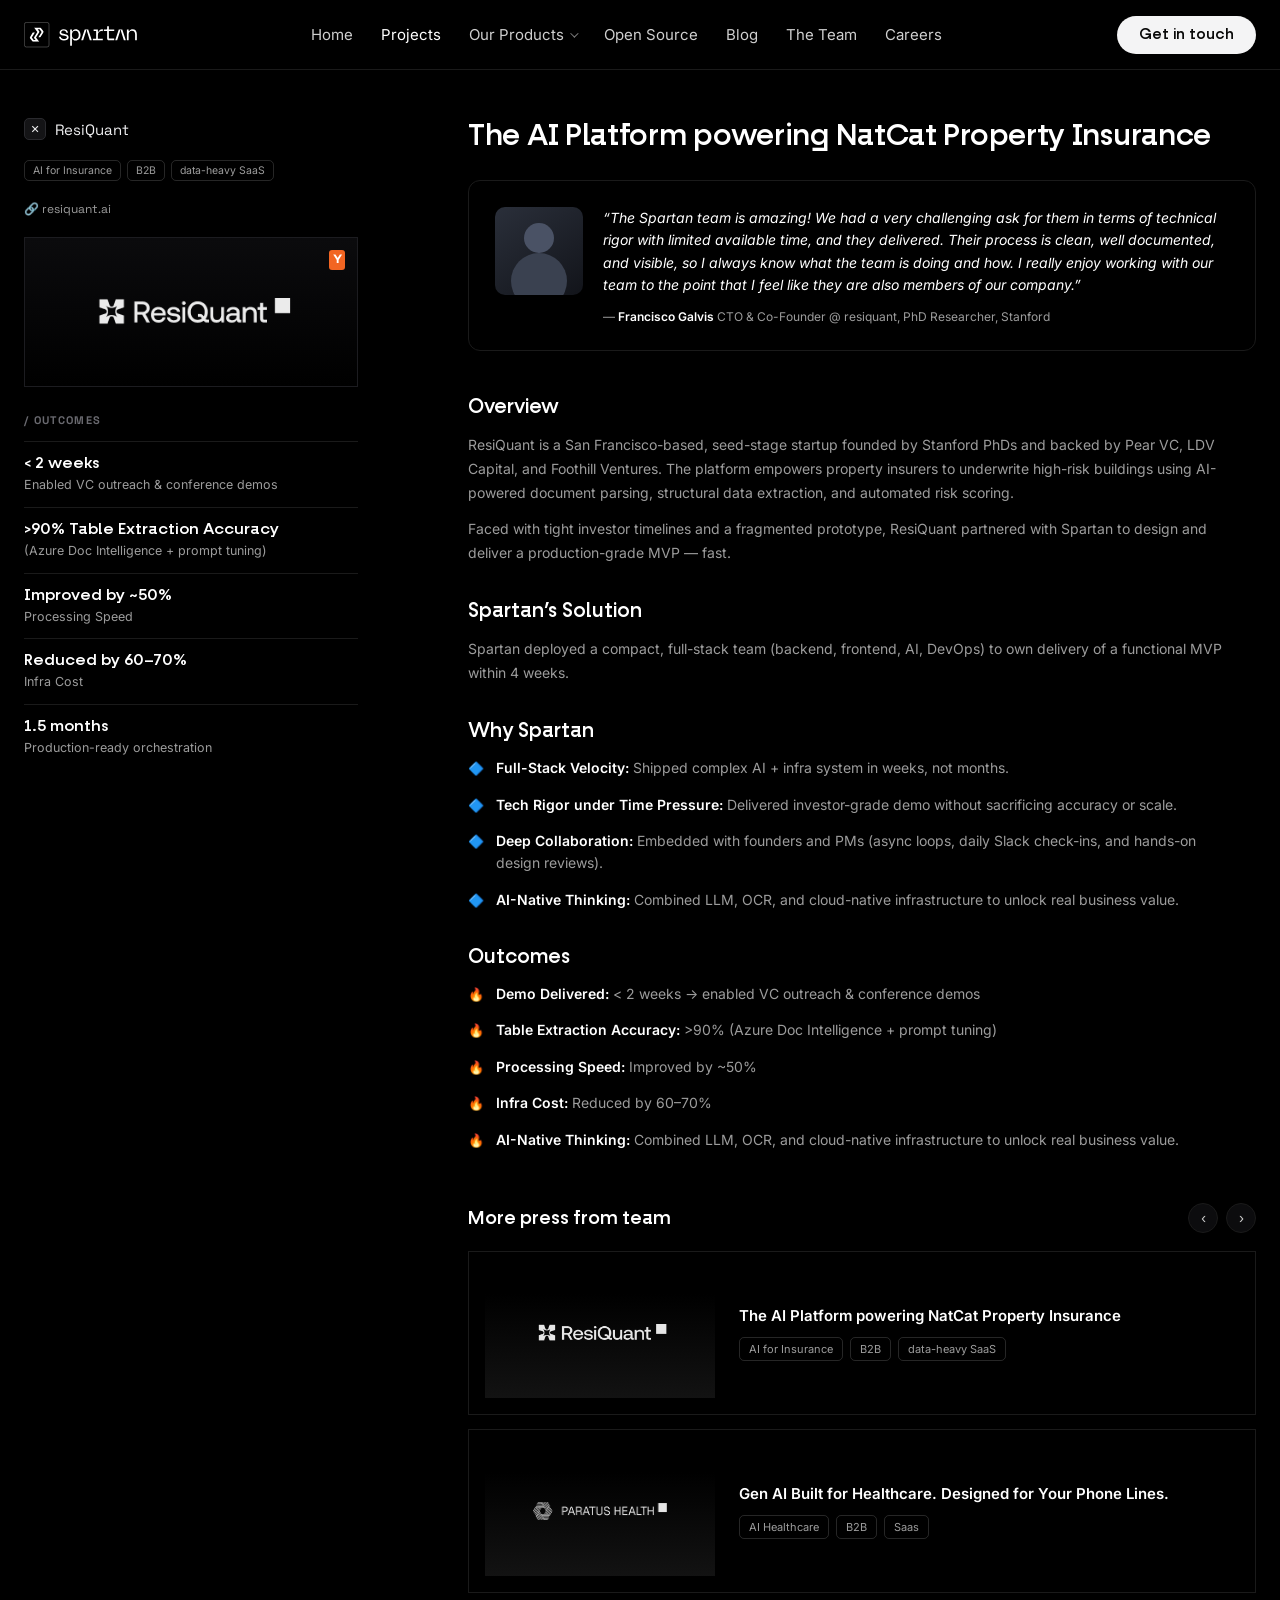
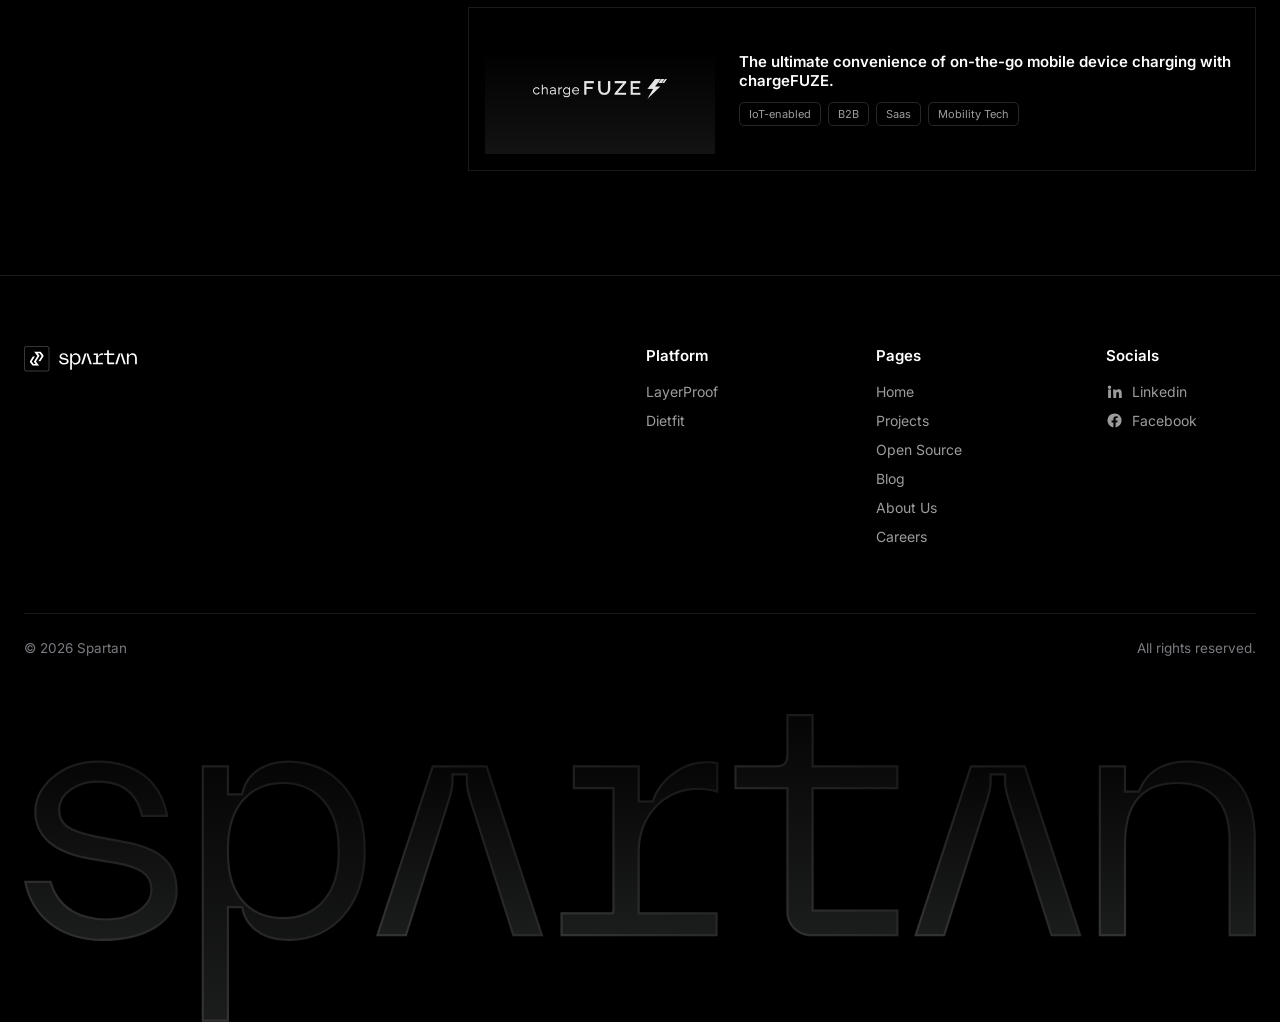
<file: case-resiquant.html>
<!DOCTYPE html>
<html lang="en">
<head>
<meta charset="utf-8">
<meta name="viewport" content="width=device-width, initial-scale=1">
<title>ResiQuant — Spartan Projects</title>
<link rel="preconnect" href="https://fonts.googleapis.com">
<link rel="preconnect" href="https://fonts.gstatic.com" crossorigin>
<link href="https://fonts.googleapis.com/css2?family=Space+Grotesk:wght@400;500;600;700&family=Inter:wght@400;500;600&display=swap" rel="stylesheet">
<style>
  @font-face{font-family:'Fractul';font-style:normal;font-weight:500;src:url('fonts/fractul-medium.ttf') format('truetype');font-display:swap}
  *{margin:0;padding:0;box-sizing:border-box;font-family:'Inter','Space Grotesk',system-ui,sans-serif}
  :root{--line:#1a1a1a;--cardln:#1a1a1a;--muted:#9c9c9c;--green:#2EA45F;--lime:#6CFF80}
  html,body{background:#000;color:#fff;-webkit-font-smoothing:antialiased;overflow-x:clip}
  a{color:inherit;text-decoration:none}
  .wrap{width:100%;max-width:1280px;margin:0 auto;padding-left:24px;padding-right:24px}
  @media(min-width:1920px){.wrap{max-width:1640px}}
  @media(max-width:640px){.wrap{padding-left:22px;padding-right:22px}}

  .site-nav{position:sticky;top:0;z-index:50;height:70px;background:rgba(0,0,0,.72);backdrop-filter:blur(10px);border-bottom:1px solid var(--line)}
  .site-nav .wrap{display:flex;align-items:center;justify-content:space-between;height:100%}
  .nav-logo img{height:26px;display:block}
  .nav-links{display:flex;align-items:center;gap:28px}
  .nav-links a{font-size:15px;color:#e6e6e6;opacity:.9;transition:opacity .2s}
  .nav-links a:hover,.nav-links a.active{opacity:1;color:#fff}
  .btn-demo{background:#f4f4f5;color:#0a0a0a;font-family:'Fractul','Space Grotesk',sans-serif;font-weight:400;font-size:15px;padding:10px 22px;border-radius:999px;transition:filter .2s}
  .btn-demo:hover{filter:brightness(.94)}
  @media(max-width:1023px){.nav-links{display:none}}

  .cs{display:grid;grid-template-columns:334px 1fr;gap:110px;align-items:start;padding:48px 0 90px}
  @media(max-width:900px){.cs{grid-template-columns:1fr;gap:32px}}

  /* left rail */
  .cs-rail{position:sticky;top:96px;display:flex;flex-direction:column;gap:20px}
  @media(max-width:900px){.cs-rail{position:static}}
  .cs-rname{display:flex;align-items:center;gap:9px;font-family:'Space Grotesk',monospace;font-size:15px;color:#f0f0f2}
  .cs-rname .ri{width:22px;height:22px;border-radius:5px;background:#141416;border:1px solid #2a2a2e;display:flex;align-items:center;justify-content:center;font-size:11px}
  .cs-rtags{display:flex;flex-wrap:wrap;gap:6px}
  .cs-rtags span{font-size:10.5px;color:var(--muted);background:transparent;border:1px solid rgba(255,255,255,.15);padding:3px 8px;border-radius:5px}
  .cs-link{font-family:'Space Grotesk',monospace;font-size:12px;color:#9c9c9c;display:flex;align-items:center;gap:7px}
  .cs-link:hover{color:#fff}
  .cs-logo{position:relative;height:150px;border:1px solid #1c1c20;background:linear-gradient(180deg,#0b0b0d,#000);display:flex;align-items:center;justify-content:center}
  .cs-logo img{max-height:30px;max-width:60%;filter:brightness(0) invert(1);opacity:.92}
  .cs-logo .yc{position:absolute;top:12px;right:12px;width:16px;height:20px;background:#f26522;border-radius:3px;display:flex;align-items:center;justify-content:center;color:#fff;font-family:'Fractul',serif;font-size:12px;font-weight:700}
  .cs-out h4{font-family:'Space Grotesk',monospace;font-size:11px;letter-spacing:.12em;text-transform:uppercase;color:#6a6a70;margin:6px 0 14px}
  .cs-orow{padding:12px 0;border-top:1px solid var(--line)}
  .cs-orow .n{font-family:'Fractul','Space Grotesk',sans-serif;font-weight:500;font-size:16px;color:#fff}
  .cs-orow .d{font-size:12.5px;color:var(--muted);margin-top:3px;line-height:1.5}

  /* right content */
  .cs-body{min-width:0}
  .cs-title{font-family:'Fractul','Space Grotesk',sans-serif;font-weight:500;font-size:30px;line-height:1.2;letter-spacing:-.01em;margin-bottom:26px}
  @media(min-width:1920px){.cs-title{font-size:36px}}
  .cs-quote{border:1px solid var(--line);background:transparent;border-radius:12px;padding:26px;display:flex;gap:20px;align-items:flex-start;margin-bottom:44px}
  .cs-quote .av{width:88px;height:88px;border-radius:10px;flex:none;background:linear-gradient(145deg,#2a2f3a,#12141a);position:relative;overflow:hidden}
  .cs-quote .av::after{content:"";position:absolute;left:50%;bottom:-14px;transform:translateX(-50%);width:56px;height:56px;border-radius:50%;background:#3a4150}
  .cs-quote .av::before{content:"";position:absolute;left:50%;top:16px;transform:translateX(-50%);width:30px;height:30px;border-radius:50%;background:#4a5265}
  .cs-quote blockquote{font-size:14px;line-height:1.6;color:#fff;font-style:italic}
  .cs-quote cite{display:block;margin-top:12px;font-style:normal;font-size:12px;color:var(--muted)}
  .cs-quote cite b{color:#fff;font-weight:600}
  .cs-h{font-family:'Fractul','Space Grotesk',sans-serif;font-weight:500;font-size:20px;color:#fff;margin:34px 0 14px}
  .cs-body p{font-size:14px;line-height:1.72;color:var(--muted);max-width:760px;margin-bottom:12px}
  .cs-ul{list-style:none;display:flex;flex-direction:column;gap:14px;margin:6px 0 4px}
  .cs-ul li{display:flex;gap:12px;font-size:14px;line-height:1.6;color:var(--muted);max-width:760px}
  .cs-ul li .mk{flex:none;width:8px;height:8px;margin-top:7px;background:linear-gradient(135deg,var(--green),var(--lime))}
  .cs-ul li .em{flex:none;font-size:13px;line-height:1.55;margin-top:1px}
  .cs-ul li b{color:#fff;font-weight:600}

  .cs-more{margin-top:52px}
  .cs-more .mh{display:flex;justify-content:space-between;align-items:center;margin-bottom:18px}
  .cs-more .mh h3{font-family:'Fractul','Space Grotesk',sans-serif;font-weight:500;font-size:19px}
  .cs-more .nav{display:flex;gap:8px}
  .cs-more .nav button{width:30px;height:30px;border-radius:50%;border:1px solid var(--cardln);background:#0c0c0e;color:#ccc;cursor:pointer}
  .cs-mcard{display:grid;grid-template-columns:230px 1fr;gap:24px;align-items:center;border:1px solid var(--line);background:transparent;padding:16px;margin-bottom:14px}
  @media(max-width:640px){.cs-mcard{grid-template-columns:1fr}}
  .cs-mlogo{height:130px;background:linear-gradient(180deg,#000 20%,#1a1a1a 132%);display:flex;align-items:center;justify-content:center}
  .cs-mlogo img{max-height:26px;max-width:58%;filter:brightness(0) invert(1);opacity:.9}
  .cs-mcard h4{font-size:15px;font-weight:600;color:#fff;margin-bottom:12px}
  .cs-mtags{display:flex;flex-wrap:wrap;gap:7px}
  .cs-mtags span{font-size:11px;color:var(--muted);background:transparent;border:1px solid rgba(255,255,255,.15);padding:4px 9px;border-radius:5px}

  .ft{border-top:1px solid var(--line);padding-top:70px;position:relative;overflow:hidden}
  .ft-top{display:flex;gap:80px;flex-wrap:wrap;padding-bottom:56px}
  .ft-brand{flex:1 1 300px;min-width:200px}.ft-brand img{height:26px}
  .ft-col{min-width:150px}.ft-col h4{font-size:15px;color:#fff;font-weight:600;margin-bottom:18px}
  .ft-col a{display:block;font-size:14px;color:#9c9c9c;margin-bottom:12px;transition:color .2s}.ft-col a:hover{color:#fff}
  .ft-col .soc{display:flex;align-items:center;gap:9px}.ft-col .soc svg{width:17px;height:17px;fill:#9c9c9c}
  .ft-bottom{display:flex;justify-content:space-between;flex-wrap:wrap;gap:12px;padding:26px 0 34px;border-top:1px solid var(--line);color:#7a7a80;font-size:13.5px}
  .ft-word{display:block;width:100%;max-width:1280px;height:auto;margin:24px auto 0;padding:0 24px;box-sizing:border-box}@media(min-width:1920px){.ft-word{max-width:1640px}}
  /* Our Products hover mega-menu */
  .nav-dd{position:relative;display:flex;align-items:center}
  .nav-dd>a{display:inline-flex;align-items:center;gap:6px;cursor:pointer}
  .nav-dd>a::after{content:"";width:5px;height:5px;border-right:1.4px solid currentColor;border-bottom:1.4px solid currentColor;transform:rotate(45deg) translateY(-2px);opacity:.6;transition:transform .2s}
  .nav-dd:hover>a::after{transform:rotate(225deg) translateY(-2px)}
  .nav-dd::after{content:"";position:absolute;top:100%;left:-20px;right:-20px;height:22px}
  .nav-panel{position:absolute;top:calc(100% + 16px);left:50%;transform:translateX(-50%) translateY(8px);width:540px;background:#0a0a0c;border:1px solid #1a1a1a;border-radius:14px;padding:12px;display:grid;grid-template-columns:1fr 1fr;gap:10px;opacity:0;visibility:hidden;pointer-events:none;transition:opacity .2s,transform .2s;box-shadow:0 24px 60px rgba(0,0,0,.6);z-index:60}
  .nav-dd:hover .nav-panel{opacity:1;visibility:visible;pointer-events:auto;transform:translateX(-50%) translateY(0)}
  .nav-pcard{display:flex;flex-direction:column;gap:7px;padding:15px;border-radius:10px;background:transparent;border:1px solid #1a1a1a;transition:border-color .2s}
  .nav-pcard:hover{border-color:#2EA45F}
  .nav-pcard .pt{display:flex;align-items:center;gap:8px;font-family:'Fractul','Space Grotesk',sans-serif;font-size:14.5px;color:#f2f2f2}
  .nav-pcard .pt .i{width:20px;height:20px;border-radius:6px;display:inline-block;flex:none}
  .nav-pcard .pd{font-family:'Inter',sans-serif;font-size:11.5px;color:#9c9c9c;line-height:1.5}

  /* ===== mobile nav (hamburger) ===== */
  .nav-actions{display:flex;align-items:center;gap:12px}
  .nav-burger{display:none;width:40px;height:40px;align-items:center;justify-content:center;background:none;border:1px solid #2a2a2e;border-radius:8px;cursor:pointer;padding:0;flex:none}
  .nav-burger b{position:relative;display:block;width:16px;height:2px;background:#e6e6e6;transition:background .2s}
  .nav-burger b::before,.nav-burger b::after{content:"";position:absolute;left:0;width:16px;height:2px;background:#e6e6e6;transition:transform .25s,top .25s}
  .nav-burger b::before{top:-5px}
  .nav-burger b::after{top:5px}
  body.nav-open .nav-burger b{background:transparent}
  body.nav-open .nav-burger b::before{top:0;transform:rotate(45deg)}
  body.nav-open .nav-burger b::after{top:0;transform:rotate(-45deg)}
  .mobile-menu{display:none;position:absolute;top:100%;left:0;right:0;z-index:49;flex-direction:column;background:#000;backdrop-filter:blur(12px);border-bottom:1px solid #1a1a1a;padding:10px 24px 20px;opacity:0;visibility:hidden;transform:translateY(-6px);transition:opacity .22s,transform .22s,visibility .22s}
  .mobile-menu a{padding:12px 2px;font-size:16px;color:#e6e6e6;border-bottom:1px solid #141416}
  .mobile-menu a.mm-sub{padding-left:16px;font-size:14px;color:#9c9c9c}
  .mobile-menu a:last-child{border-bottom:none}
  @media(max-width:1023px){
    .nav-burger{display:inline-flex}
    .mobile-menu{display:flex}
    body.nav-open .mobile-menu{opacity:1;visibility:visible;transform:none}
  }
</style>
</head>
<body>

<nav class="site-nav">
  <div class="wrap">
    <a class="nav-logo" href="index.html" aria-label="Spartan home"><img src="logo-spartan-horizontal.svg" alt="Spartan"></a>
    <div class="nav-links">
      <a href="index.html">Home</a>
      <a href="projects.html" class="active">Projects</a>
      <div class="nav-dd"><a href="our-products.html">Our Products</a><div class="nav-panel"><a class="nav-pcard" href="our-layerproof.html"><span class="pt"><span class="i" style="background:linear-gradient(135deg,#f4b41a,#e94f3d)"></span>LayerProof</span><span class="pd">Creative system with multiple sub-products.</span></a><a class="nav-pcard" href="our-dietfit.html"><span class="pt"><span class="i" style="background:linear-gradient(135deg,#f4a01f,#e8781f)"></span>DietFit</span><span class="pd">Free calorie counter + macro tracker.</span></a></div></div>
      <a href="open-source.html">Open Source</a>
      <a href="blog.html">Blog</a>
      <a href="#">The Team</a>
      <a href="#">Careers</a>
    </div>
    <div class="nav-actions">
      <a class="btn-demo" href="#">Get in touch</a>
      <button class="nav-burger" type="button" aria-label="Menu" aria-expanded="false"><b></b></button>
    </div>
  </div>
  <div class="mobile-menu">
    <a href="index.html">Home</a>
    <a href="projects.html">Projects</a>
    <a href="our-products.html">Our Products</a>
    <a class="mm-sub" href="our-layerproof.html">LayerProof</a>
    <a class="mm-sub" href="our-dietfit.html">DietFit</a>
    <a href="open-source.html">Open Source</a>
    <a href="blog.html">Blog</a>
    <a href="#">The Team</a>
    <a href="#">Careers</a>
  </div>
</nav>

<main>
  <div class="wrap">
    <div class="cs">
      <aside class="cs-rail">
        <div class="cs-rname"><span class="ri">&#10005;</span>ResiQuant</div>
        <div class="cs-rtags"><span>AI for Insurance</span><span>B2B</span><span>data-heavy SaaS</span></div>
        <a class="cs-link" href="https://www.resiquant.ai/" target="_blank" rel="noopener">&#128279; resiquant.ai</a>
        <div class="cs-logo"><span class="yc">Y</span><img src="assets/logos/resiquant.png" alt="ResiQuant"></div>
        <div class="cs-out">
          <h4>/ Outcomes</h4>
          <div class="cs-orow"><div class="n">&lt; 2 weeks</div><div class="d">Enabled VC outreach &amp; conference demos</div></div>
          <div class="cs-orow"><div class="n">&gt;90% Table Extraction Accuracy</div><div class="d">(Azure Doc Intelligence + prompt tuning)</div></div>
          <div class="cs-orow"><div class="n">Improved by ~50%</div><div class="d">Processing Speed</div></div>
          <div class="cs-orow"><div class="n">Reduced by 60&ndash;70%</div><div class="d">Infra Cost</div></div>
          <div class="cs-orow"><div class="n">1.5 months</div><div class="d">Production-ready orchestration</div></div>
        </div>
      </aside>

      <section class="cs-body">
        <h1 class="cs-title">The AI Platform powering NatCat Property Insurance</h1>

        <div class="cs-quote">
          <div class="av"></div>
          <div>
            <blockquote>&ldquo;The Spartan team is amazing! We had a very challenging ask for them in terms of technical rigor with limited available time, and they delivered. Their process is clean, well documented, and visible, so I always know what the team is doing and how. I really enjoy working with our team to the point that I feel like they are also members of our company.&rdquo;</blockquote>
            <cite>&mdash; <b>Francisco Galvis</b> CTO &amp; Co-Founder @ resiquant, PhD Researcher, Stanford</cite>
          </div>
        </div>

        <h2 class="cs-h">Overview</h2>
        <p>ResiQuant is a San Francisco-based, seed-stage startup founded by Stanford PhDs and backed by Pear VC, LDV Capital, and Foothill Ventures. The platform empowers property insurers to underwrite high-risk buildings using AI-powered document parsing, structural data extraction, and automated risk scoring.</p>
        <p>Faced with tight investor timelines and a fragmented prototype, ResiQuant partnered with Spartan to design and deliver a production-grade MVP &mdash; fast.</p>

        <h2 class="cs-h">Spartan&rsquo;s Solution</h2>
        <p>Spartan deployed a compact, full-stack team (backend, frontend, AI, DevOps) to own delivery of a functional MVP within 4 weeks.</p>

        <h2 class="cs-h">Why Spartan</h2>
        <ul class="cs-ul">
          <li><span class="em">&#128311;</span><span><b>Full-Stack Velocity:</b> Shipped complex AI + infra system in weeks, not months.</span></li>
          <li><span class="em">&#128311;</span><span><b>Tech Rigor under Time Pressure:</b> Delivered investor-grade demo without sacrificing accuracy or scale.</span></li>
          <li><span class="em">&#128311;</span><span><b>Deep Collaboration:</b> Embedded with founders and PMs (async loops, daily Slack check-ins, and hands-on design reviews).</span></li>
          <li><span class="em">&#128311;</span><span><b>AI-Native Thinking:</b> Combined LLM, OCR, and cloud-native infrastructure to unlock real business value.</span></li>
        </ul>

        <h2 class="cs-h">Outcomes</h2>
        <ul class="cs-ul">
          <li><span class="em">&#128293;</span><span><b>Demo Delivered:</b> &lt; 2 weeks &rarr; enabled VC outreach &amp; conference demos</span></li>
          <li><span class="em">&#128293;</span><span><b>Table Extraction Accuracy:</b> &gt;90% (Azure Doc Intelligence + prompt tuning)</span></li>
          <li><span class="em">&#128293;</span><span><b>Processing Speed:</b> Improved by ~50%</span></li>
          <li><span class="em">&#128293;</span><span><b>Infra Cost:</b> Reduced by 60&ndash;70%</span></li>
          <li><span class="em">&#128293;</span><span><b>AI-Native Thinking:</b> Combined LLM, OCR, and cloud-native infrastructure to unlock real business value.</span></li>
        </ul>

        <div class="cs-more">
          <div class="mh">
            <h3>More press from team</h3>
            <div class="nav"><button aria-label="Prev">&#8249;</button><button aria-label="Next">&#8250;</button></div>
          </div>
          <a class="cs-mcard" href="case-resiquant.html">
            <div class="cs-mlogo"><img src="assets/logos/resiquant.png" alt="ResiQuant"></div>
            <div><h4>The AI Platform powering NatCat Property Insurance</h4><div class="cs-mtags"><span>AI for Insurance</span><span>B2B</span><span>data-heavy SaaS</span></div></div>
          </a>
          <a class="cs-mcard" href="#">
            <div class="cs-mlogo"><img src="assets/logos/paratus-health.png" alt="Paratus Health"></div>
            <div><h4>Gen AI Built for Healthcare. Designed for Your Phone Lines.</h4><div class="cs-mtags"><span>AI Healthcare</span><span>B2B</span><span>Saas</span></div></div>
          </a>
          <a class="cs-mcard" href="#">
            <div class="cs-mlogo"><img src="assets/logos/chargefuze.png" alt="chargeFUZE"></div>
            <div><h4>The ultimate convenience of on-the-go mobile device charging with chargeFUZE.</h4><div class="cs-mtags"><span>IoT-enabled</span><span>B2B</span><span>Saas</span><span>Mobility Tech</span></div></div>
          </a>
        </div>
      </section>
    </div>
  </div>
</main>

<footer class="ft">
  <div class="wrap">
    <div class="ft-top">
      <div class="ft-brand"><img src="logo-spartan-horizontal.svg" alt="Spartan"></div>
      <div class="ft-col"><h4>Platform</h4><a href="our-products.html">LayerProof</a><a href="our-products.html">Dietfit</a></div>
      <div class="ft-col"><h4>Pages</h4><a href="index.html">Home</a><a href="projects.html">Projects</a><a href="open-source.html">Open Source</a><a href="blog.html">Blog</a><a href="#">About Us</a><a href="#">Careers</a></div>
      <div class="ft-col"><h4>Socials</h4>
        <a class="soc" href="#"><svg viewBox="0 0 24 24"><path d="M4.98 3.5a2.5 2.5 0 11-.02 5 2.5 2.5 0 01.02-5zM3 9h4v12H3zM10 9h3.8v1.7h.05c.53-1 1.8-2.05 3.7-2.05 3.96 0 4.7 2.6 4.7 6V21h-4v-5.3c0-1.27-.02-2.9-1.77-2.9-1.77 0-2.04 1.38-2.04 2.8V21h-4z"/></svg>Linkedin</a>
        <a class="soc" href="#"><svg viewBox="0 0 24 24"><path d="M22 12a10 10 0 10-11.56 9.88v-6.99H7.9V12h2.54V9.8c0-2.5 1.49-3.89 3.78-3.89 1.09 0 2.24.2 2.24.2v2.46h-1.26c-1.24 0-1.63.77-1.63 1.56V12h2.78l-.44 2.89h-2.34v6.99A10 10 0 0022 12z"/></svg>Facebook</a>
      </div>
    </div>
    <div class="ft-bottom"><span>&copy; 2026 Spartan</span><span>All rights reserved.</span></div>
  </div>
  <img class="ft-word" src="assets/footer-graphic8.svg" alt="Spartan">
</footer>

<script>
(function(){var b=document.querySelector('.nav-burger');if(!b)return;
b.addEventListener('click',function(){var o=document.body.classList.toggle('nav-open');b.setAttribute('aria-expanded',o?'true':'false');});
document.querySelectorAll('.mobile-menu a').forEach(function(a){a.addEventListener('click',function(){document.body.classList.remove('nav-open');b.setAttribute('aria-expanded','false');});});
})();
</script>
</body>
</html>
</file>
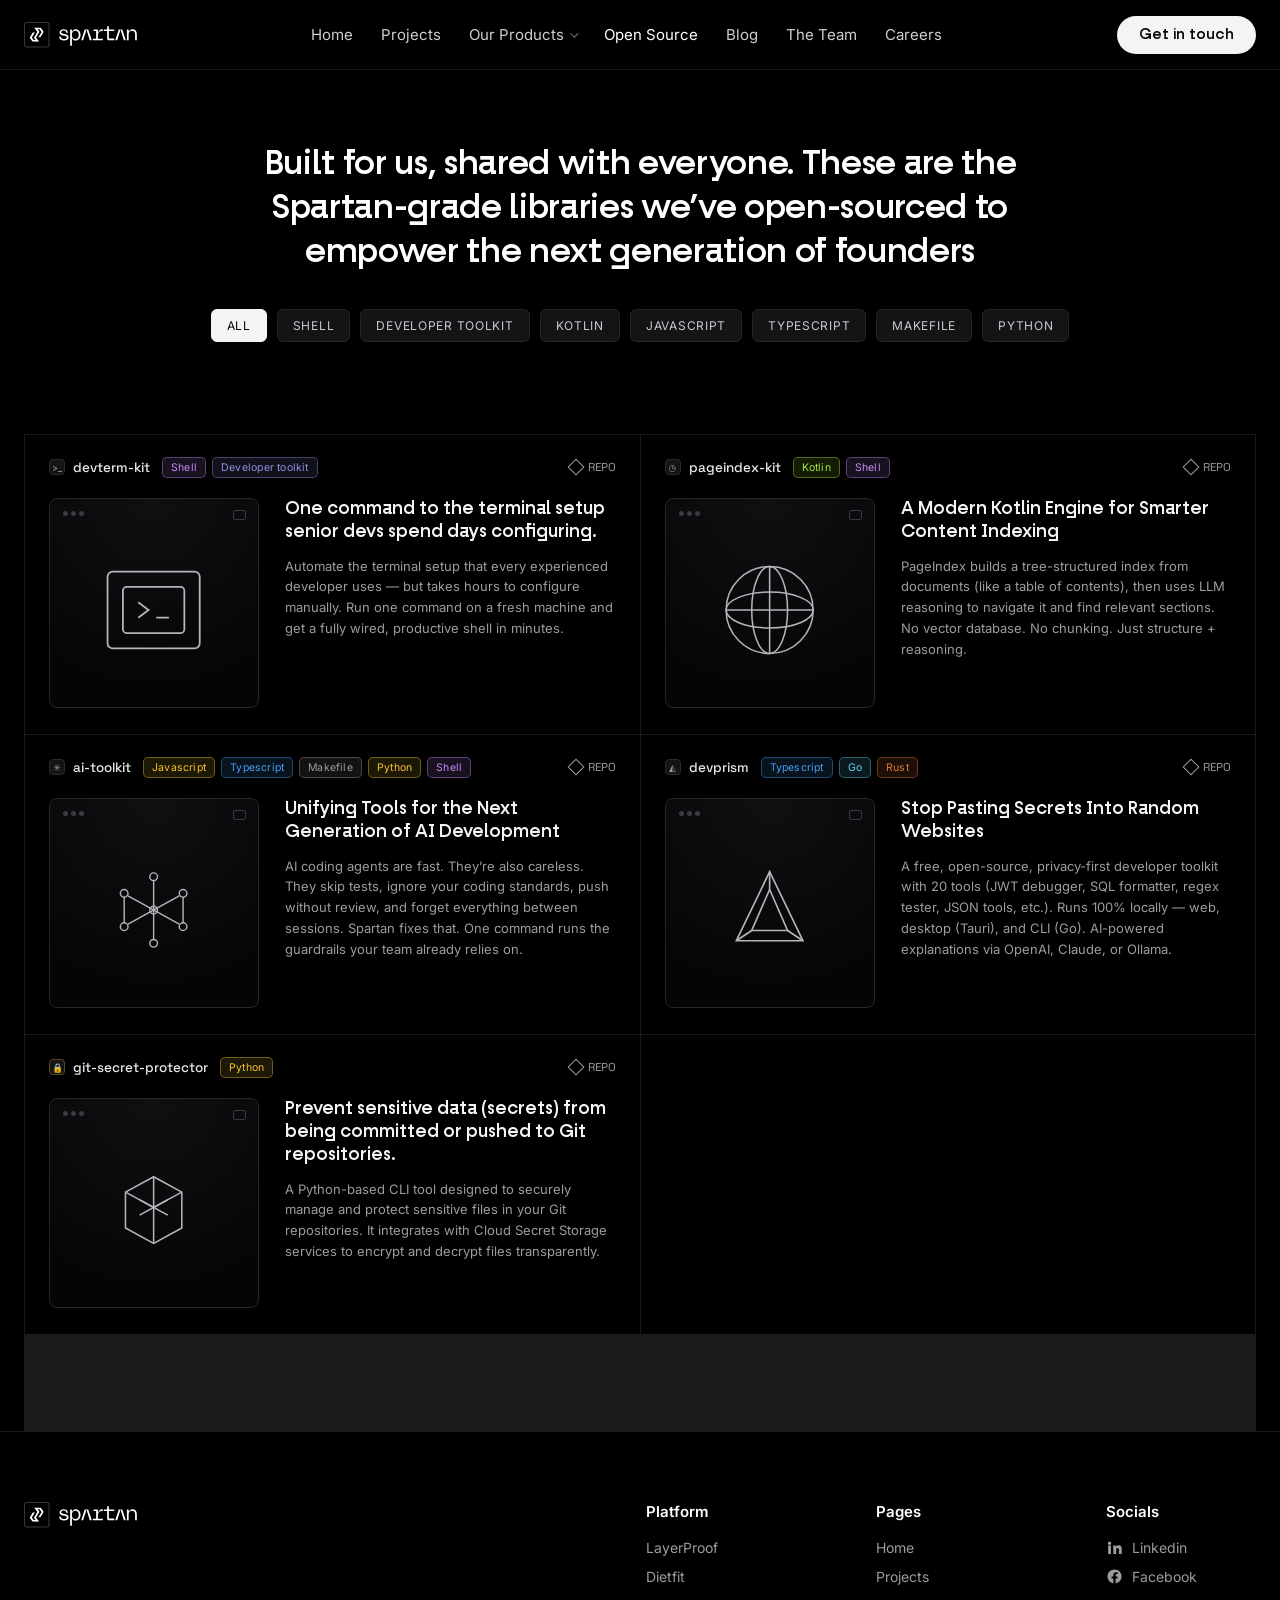
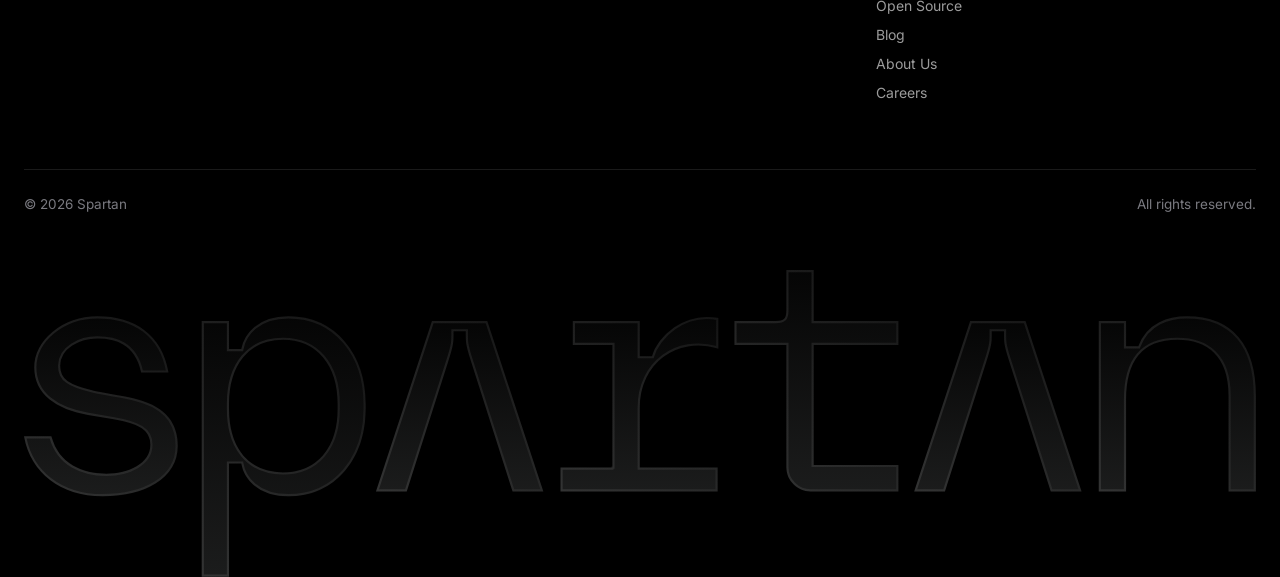
<file: open-source.html>
<!DOCTYPE html>
<html lang="en">
<head>
<meta charset="utf-8">
<meta name="viewport" content="width=device-width, initial-scale=1">
<title>Open Source — Spartan</title>
<link rel="preconnect" href="https://fonts.googleapis.com">
<link rel="preconnect" href="https://fonts.gstatic.com" crossorigin>
<link href="https://fonts.googleapis.com/css2?family=Space+Grotesk:wght@400;500;600;700&family=Inter:wght@400;500;600&display=swap" rel="stylesheet">
<style>
  @font-face{font-family:'Fractul';font-style:normal;font-weight:500;src:url('fonts/fractul-medium.ttf') format('truetype');font-display:swap}
  *{margin:0;padding:0;box-sizing:border-box;font-family:'Inter','Space Grotesk',system-ui,sans-serif}
  :root{--bg:#000;--fg:#fff;--muted:#9c9c9c;--muted2:#a1a1a1;--line:#1a1a1a;--card:#050506;--cardln:#1a1a1a;--green:#2EA45F;--lime:#6CFF80;--purple:#B388EB}
  html,body{background:#000;color:#fff;-webkit-font-smoothing:antialiased;overflow-x:clip}
  a{color:inherit;text-decoration:none}
  .fractul{font-family:'Fractul','Space Grotesk',sans-serif;font-weight:500}
  .mono{font-family:'Space Grotesk',ui-monospace,monospace}

  /* ---- container ---- */
  .wrap{width:100%;max-width:1280px;margin:0 auto;padding-left:24px;padding-right:24px}
  @media(min-width:1920px){.wrap{max-width:1640px}}
  @media(max-width:640px){.wrap{padding-left:22px;padding-right:22px}}

  /* ---- nav ---- */
  .site-nav{position:sticky;top:0;z-index:50;display:flex;align-items:center;justify-content:space-between;
    height:70px;background:rgba(0,0,0,.72);backdrop-filter:blur(10px);border-bottom:1px solid var(--line)}
  .nav-logo img{height:26px;display:block}
  .nav-links{display:flex;align-items:center;gap:28px}
  .nav-links a{font-size:15px;color:#e6e6e6;opacity:.9;transition:opacity .2s}
  .nav-links a:hover,.nav-links a.active{opacity:1;color:#fff}
  .btn-demo{background:#f4f4f5;color:#0a0a0a;font-family:'Fractul','Space Grotesk',sans-serif;font-weight:400;
    font-size:15px;padding:10px 22px;border-radius:999px;transition:filter .2s}
  .btn-demo:hover{filter:brightness(.94)}
  @media(max-width:1023px){.nav-links{display:none}}

  /* ---- hero ---- */
  .os-hero{padding:72px 0 40px;text-align:center}
  .os-hero h1{font-family:'Fractul','Space Grotesk',sans-serif;font-weight:500;font-size:34px;line-height:1.3;
    letter-spacing:-.01em;max-width:820px;margin:0 auto;color:#fff}
  @media(min-width:1920px){.os-hero h1{font-size:40px}}
  @media(max-width:640px){.os-hero h1{font-size:24px}}

  /* ---- filter tabs ---- */
  .os-filters{display:flex;flex-wrap:wrap;justify-content:center;gap:10px;margin-top:34px}
  .os-chip{font-size:12px;letter-spacing:.06em;text-transform:uppercase;color:#c9c9cf;
    background:#141416;border:1px solid #232424;padding:8px 15px;border-radius:6px;cursor:pointer;transition:.2s}
  .os-chip:hover{border-color:#3a3a40}
  .os-chip.on{background:#f4f4f5;color:#0a0a0a;border-color:#f4f4f5}

  /* ---- repo grid ---- */
  .os-grid{margin-top:52px;padding-bottom:96px;display:grid;grid-template-columns:1fr 1fr;
    gap:1px;background:#1a1a1a;border:1px solid #1a1a1a}
  @media(max-width:860px){.os-grid{grid-template-columns:1fr}.os-filler{display:none}}
  .repo-card{background:#000;padding:22px 24px 26px;display:flex;flex-direction:column;gap:20px}
  .repo-head{display:flex;align-items:center;gap:12px;flex-wrap:wrap}
  .repo-name{display:inline-flex;align-items:center;gap:8px;font-family:'Space Grotesk',monospace;
    font-size:13.5px;color:#e9e9ec;font-weight:500}
  .repo-name .dot{width:16px;height:16px;border-radius:4px;display:inline-flex;align-items:center;justify-content:center;
    background:#141416;border:1px solid #2a2a2e;font-size:9px;color:#9c9c9c}
  .repo-tags{display:flex;gap:6px;flex-wrap:wrap}
  .repo-tags span{font-size:10.5px;letter-spacing:.02em;color:var(--tc,#b7b7bd);
    background:color-mix(in srgb,var(--tc,#8a8a90) 12%,transparent);border:1px solid color-mix(in srgb,var(--tc,#8a8a90) 40%,transparent);
    padding:3px 8px;border-radius:5px;white-space:nowrap}
  .repo-link{margin-left:auto;display:inline-flex;align-items:center;gap:6px;font-family:'Space Grotesk',monospace;
    font-size:11.5px;color:#9c9c9c;transition:color .2s}
  .repo-link:hover{color:#fff}
  .repo-link .rk{width:12px;height:12px;transform:rotate(45deg);border:1px solid currentColor}
  .repo-body{display:grid;grid-template-columns:210px 1fr;gap:26px;align-items:start}
  @media(max-width:520px){.repo-body{grid-template-columns:1fr}}
  .repo-visual{position:relative;aspect-ratio:1/1;border:1px solid #26262b;border-radius:8px;background:radial-gradient(130% 130% at 50% 0%,#101013 0%,#050506 72%);
    display:flex;align-items:center;justify-content:center;overflow:hidden;padding-top:14px}
  .repo-visual::before{content:"";position:absolute;top:12px;left:13px;width:5px;height:5px;border-radius:50%;background:#3a3a42;box-shadow:8px 0 0 #3a3a42,16px 0 0 #3a3a42}
  .repo-visual::after{content:"";position:absolute;top:11px;right:12px;width:11px;height:8px;border:1px solid #3a3a42;border-radius:2px}
  .repo-visual svg{width:66%;height:66%;stroke:#c7c7cd;fill:none;opacity:.9}
  .repo-text h3{font-family:'Fractul','Space Grotesk',sans-serif;font-weight:500;font-size:18px;line-height:1.28;color:#f4f4f5;margin-bottom:12px}
  .repo-text p{font-size:13px;line-height:1.6;color:#9c9c9c}

  /* ---- footer ---- */
  .ft{border-top:1px solid var(--line);padding-top:70px;position:relative;overflow:hidden}
  .ft-top{display:flex;gap:80px;flex-wrap:wrap;padding-bottom:56px}
  .ft-brand{flex:1 1 300px;min-width:200px}
  .ft-brand img{height:26px}
  .ft-col{min-width:150px}
  .ft-col h4{font-size:15px;color:#fff;font-weight:600;margin-bottom:18px}
  .ft-col a{display:block;font-size:14px;color:#9c9c9c;margin-bottom:12px;transition:color .2s}
  .ft-col a:hover{color:#fff}
  .ft-col .soc{display:flex;align-items:center;gap:9px}
  .ft-col .soc svg{width:17px;height:17px;fill:#9c9c9c}
  .ft-bottom{display:flex;justify-content:space-between;flex-wrap:wrap;gap:12px;
    padding:26px 0 34px;border-top:1px solid var(--line);color:#7a7a80;font-size:13.5px}
  .ft-word{display:block;width:100%;max-width:1280px;height:auto;margin:24px auto 0;padding:0 24px;box-sizing:border-box}@media(min-width:1920px){.ft-word{max-width:1640px}}
  @media(max-width:640px){.ft-top{gap:32px}}
  /* Our Products hover mega-menu */
  .nav-dd{position:relative;display:flex;align-items:center}
  .nav-dd>a{display:inline-flex;align-items:center;gap:6px;cursor:pointer}
  .nav-dd>a::after{content:"";width:5px;height:5px;border-right:1.4px solid currentColor;border-bottom:1.4px solid currentColor;transform:rotate(45deg) translateY(-2px);opacity:.6;transition:transform .2s}
  .nav-dd:hover>a::after{transform:rotate(225deg) translateY(-2px)}
  .nav-dd::after{content:"";position:absolute;top:100%;left:-20px;right:-20px;height:22px}
  .nav-panel{position:absolute;top:calc(100% + 16px);left:50%;transform:translateX(-50%) translateY(8px);width:540px;background:#0a0a0c;border:1px solid #1a1a1a;border-radius:14px;padding:12px;display:grid;grid-template-columns:1fr 1fr;gap:10px;opacity:0;visibility:hidden;pointer-events:none;transition:opacity .2s,transform .2s;box-shadow:0 24px 60px rgba(0,0,0,.6);z-index:60}
  .nav-dd:hover .nav-panel{opacity:1;visibility:visible;pointer-events:auto;transform:translateX(-50%) translateY(0)}
  .nav-pcard{display:flex;flex-direction:column;gap:7px;padding:15px;border-radius:10px;background:transparent;border:1px solid #1a1a1a;transition:border-color .2s}
  .nav-pcard:hover{border-color:#2EA45F}
  .nav-pcard .pt{display:flex;align-items:center;gap:8px;font-family:'Fractul','Space Grotesk',sans-serif;font-size:14.5px;color:#f2f2f2}
  .nav-pcard .pt .i{width:20px;height:20px;border-radius:6px;display:inline-block;flex:none}
  .nav-pcard .pd{font-family:'Inter',sans-serif;font-size:11.5px;color:#9c9c9c;line-height:1.5}

  /* ===== mobile nav (hamburger) ===== */
  .nav-actions{display:flex;align-items:center;gap:12px}
  .nav-burger{display:none;width:40px;height:40px;align-items:center;justify-content:center;background:none;border:1px solid #2a2a2e;border-radius:8px;cursor:pointer;padding:0;flex:none}
  .nav-burger b{position:relative;display:block;width:16px;height:2px;background:#e6e6e6;transition:background .2s}
  .nav-burger b::before,.nav-burger b::after{content:"";position:absolute;left:0;width:16px;height:2px;background:#e6e6e6;transition:transform .25s,top .25s}
  .nav-burger b::before{top:-5px}
  .nav-burger b::after{top:5px}
  body.nav-open .nav-burger b{background:transparent}
  body.nav-open .nav-burger b::before{top:0;transform:rotate(45deg)}
  body.nav-open .nav-burger b::after{top:0;transform:rotate(-45deg)}
  .mobile-menu{display:none;position:absolute;top:100%;left:0;right:0;z-index:49;flex-direction:column;background:#000;backdrop-filter:blur(12px);border-bottom:1px solid #1a1a1a;padding:10px 24px 20px;opacity:0;visibility:hidden;transform:translateY(-6px);transition:opacity .22s,transform .22s,visibility .22s}
  .mobile-menu a{padding:12px 2px;font-size:16px;color:#e6e6e6;border-bottom:1px solid #141416}
  .mobile-menu a.mm-sub{padding-left:16px;font-size:14px;color:#9c9c9c}
  .mobile-menu a:last-child{border-bottom:none}
  @media(max-width:1023px){
    .nav-burger{display:inline-flex}
    .mobile-menu{display:flex}
    body.nav-open .mobile-menu{opacity:1;visibility:visible;transform:none}
  }
</style>
</head>
<body>

<nav class="site-nav">
  <div class="wrap" style="display:flex;align-items:center;justify-content:space-between;max-width:1280px">
    <a class="nav-logo" href="index.html" aria-label="Spartan home"><img src="logo-spartan-horizontal.svg" alt="Spartan"></a>
    <div class="nav-links">
      <a href="index.html">Home</a>
      <a href="projects.html">Projects</a>
      <div class="nav-dd"><a href="our-products.html">Our Products</a><div class="nav-panel"><a class="nav-pcard" href="our-layerproof.html"><span class="pt"><span class="i" style="background:linear-gradient(135deg,#f4b41a,#e94f3d)"></span>LayerProof</span><span class="pd">Creative system with multiple sub-products.</span></a><a class="nav-pcard" href="our-dietfit.html"><span class="pt"><span class="i" style="background:linear-gradient(135deg,#f4a01f,#e8781f)"></span>DietFit</span><span class="pd">Free calorie counter + macro tracker.</span></a></div></div>
      <a href="open-source.html" class="active">Open Source</a>
      <a href="blog.html">Blog</a>
      <a href="#">The Team</a>
      <a href="#">Careers</a>
    </div>
    <div class="nav-actions">
      <a class="btn-demo" href="#">Get in touch</a>
      <button class="nav-burger" type="button" aria-label="Menu" aria-expanded="false"><b></b></button>
    </div>
  </div>
  <div class="mobile-menu">
    <a href="index.html">Home</a>
    <a href="projects.html">Projects</a>
    <a href="our-products.html">Our Products</a>
    <a class="mm-sub" href="our-layerproof.html">LayerProof</a>
    <a class="mm-sub" href="our-dietfit.html">DietFit</a>
    <a href="open-source.html">Open Source</a>
    <a href="blog.html">Blog</a>
    <a href="#">The Team</a>
    <a href="#">Careers</a>
  </div>
</nav>

<header class="os-hero">
  <div class="wrap">
    <h1>Built for us, shared with everyone. These are the Spartan-grade libraries we&rsquo;ve open-sourced to empower the next generation of founders</h1>
    <div class="os-filters">
      <button class="os-chip on">All</button>
      <button class="os-chip">Shell</button>
      <button class="os-chip">Developer toolkit</button>
      <button class="os-chip">Kotlin</button>
      <button class="os-chip">Javascript</button>
      <button class="os-chip">Typescript</button>
      <button class="os-chip">Makefile</button>
      <button class="os-chip">Python</button>
    </div>
  </div>
</header>

<main>
  <div class="wrap">
    <div class="os-grid">

      <article class="repo-card">
        <div class="repo-head">
          <span class="repo-name"><span class="dot">&gt;_</span>devterm-kit</span>
          <span class="repo-tags"><span style="--tc:#c58af9">Shell</span><span style="--tc:#8f8fe0">Developer toolkit</span></span>
          <a class="repo-link" href="#"><span class="rk"></span>REPO</a>
        </div>
        <div class="repo-body">
          <div class="repo-visual"><svg viewBox="0 0 100 100" stroke-width="1.4"><rect x="14" y="20" width="72" height="60" rx="4"/><rect x="26" y="32" width="48" height="36" rx="3"/><path d="M38 44l8 6-8 6M52 56h10"/></svg></div>
          <div class="repo-text">
            <h3>One command to the terminal setup senior devs spend days configuring.</h3>
            <p>Automate the terminal setup that every experienced developer uses &mdash; but takes hours to configure manually. Run one command on a fresh machine and get a fully wired, productive shell in minutes.</p>
          </div>
        </div>
      </article>

      <article class="repo-card">
        <div class="repo-head">
          <span class="repo-name"><span class="dot">◷</span>pageindex-kit</span>
          <span class="repo-tags"><span style="--tc:#a3e635">Kotlin</span><span style="--tc:#c58af9">Shell</span></span>
          <a class="repo-link" href="#"><span class="rk"></span>REPO</a>
        </div>
        <div class="repo-body">
          <div class="repo-visual"><svg viewBox="0 0 100 100" stroke-width="1.2"><circle cx="50" cy="50" r="34"/><ellipse cx="50" cy="50" rx="14" ry="34"/><ellipse cx="50" cy="50" rx="34" ry="14"/><path d="M16 50h68M50 16v68"/></svg></div>
          <div class="repo-text">
            <h3>A Modern Kotlin Engine for Smarter Content Indexing</h3>
            <p>PageIndex builds a tree-structured index from documents (like a table of contents), then uses LLM reasoning to navigate it and find relevant sections. No vector database. No chunking. Just structure + reasoning.</p>
          </div>
        </div>
      </article>

      <article class="repo-card">
        <div class="repo-head">
          <span class="repo-name"><span class="dot">✳</span>ai-toolkit</span>
          <span class="repo-tags"><span style="--tc:#f4c430">Javascript</span><span style="--tc:#4a9df0">Typescript</span><span style="--tc:#9c9c9c">Makefile</span><span style="--tc:#f4c430">Python</span><span style="--tc:#c58af9">Shell</span></span>
          <a class="repo-link" href="#"><span class="rk"></span>REPO</a>
        </div>
        <div class="repo-body">
          <div class="repo-visual"><svg viewBox="0 0 100 100" stroke-width="1.1"><g><circle cx="50" cy="24" r="3"/><circle cx="50" cy="76" r="3"/><circle cx="27" cy="37" r="3"/><circle cx="73" cy="37" r="3"/><circle cx="27" cy="63" r="3"/><circle cx="73" cy="63" r="3"/><circle cx="50" cy="50" r="3"/><path d="M50 27v46M30 39l40 22M70 39L30 61M27 40v20M73 40v20"/></g></svg></div>
          <div class="repo-text">
            <h3>Unifying Tools for the Next Generation of AI Development</h3>
            <p>AI coding agents are fast. They&rsquo;re also careless. They skip tests, ignore your coding standards, push without review, and forget everything between sessions. Spartan fixes that. One command runs the guardrails your team already relies on.</p>
          </div>
        </div>
      </article>

      <article class="repo-card">
        <div class="repo-head">
          <span class="repo-name"><span class="dot">◭</span>devprism</span>
          <span class="repo-tags"><span style="--tc:#4a9df0">Typescript</span><span style="--tc:#5fd3f3">Go</span><span style="--tc:#e0793a">Rust</span></span>
          <a class="repo-link" href="#"><span class="rk"></span>REPO</a>
        </div>
        <div class="repo-body">
          <div class="repo-visual"><svg viewBox="0 0 100 100" stroke-width="1.3"><path d="M50 20L24 74h52z"/><path d="M50 34L36 66h28z"/><path d="M50 20v14M36 66l-12 8M64 66l12 8"/></svg></div>
          <div class="repo-text">
            <h3>Stop Pasting Secrets Into Random Websites</h3>
            <p>A free, open-source, privacy-first developer toolkit with 20 tools (JWT debugger, SQL formatter, regex tester, JSON tools, etc.). Runs 100% locally &mdash; web, desktop (Tauri), and CLI (Go). AI-powered explanations via OpenAI, Claude, or Ollama.</p>
          </div>
        </div>
      </article>

      <article class="repo-card">
        <div class="repo-head">
          <span class="repo-name"><span class="dot" style="--tc:#d9b54a;border-color:#5a4a1e">🔒</span>git-secret-protector</span>
          <span class="repo-tags"><span style="--tc:#f4c430">Python</span></span>
          <a class="repo-link" href="#"><span class="rk"></span>REPO</a>
        </div>
        <div class="repo-body">
          <div class="repo-visual"><svg viewBox="0 0 100 100" stroke-width="1.2"><path d="M50 24L28 36v28l22 12 22-12V36z"/><path d="M50 24v28M28 36l22 12 22-12M50 52v24"/><path d="M39 42l22 12M61 42L39 54"/></svg></div>
          <div class="repo-text">
            <h3>Prevent sensitive data (secrets) from being committed or pushed to Git repositories.</h3>
            <p>A Python-based CLI tool designed to securely manage and protect sensitive files in your Git repositories. It integrates with Cloud Secret Storage services to encrypt and decrypt files transparently.</p>
          </div>
        </div>
      </article>
      <div class="repo-card os-filler" aria-hidden="true"></div>

    </div>
  </div>
</main>

<footer class="ft">
  <div class="wrap">
    <div class="ft-top">
      <div class="ft-brand"><img src="logo-spartan-horizontal.svg" alt="Spartan"></div>
      <div class="ft-col">
        <h4>Platform</h4>
        <a href="#">LayerProof</a>
        <a href="#">Dietfit</a>
      </div>
      <div class="ft-col">
        <h4>Pages</h4>
        <a href="index.html">Home</a>
        <a href="projects.html">Projects</a>
        <a href="open-source.html">Open Source</a>
        <a href="blog.html">Blog</a>
        <a href="#">About Us</a>
        <a href="#">Careers</a>
      </div>
      <div class="ft-col">
        <h4>Socials</h4>
        <a class="soc" href="#"><svg viewBox="0 0 24 24"><path d="M4.98 3.5a2.5 2.5 0 11-.02 5 2.5 2.5 0 01.02-5zM3 9h4v12H3zM10 9h3.8v1.7h.05c.53-1 1.8-2.05 3.7-2.05 3.96 0 4.7 2.6 4.7 6V21h-4v-5.3c0-1.27-.02-2.9-1.77-2.9-1.77 0-2.04 1.38-2.04 2.8V21h-4z"/></svg>Linkedin</a>
        <a class="soc" href="#"><svg viewBox="0 0 24 24"><path d="M22 12a10 10 0 10-11.56 9.88v-6.99H7.9V12h2.54V9.8c0-2.5 1.49-3.89 3.78-3.89 1.09 0 2.24.2 2.24.2v2.46h-1.26c-1.24 0-1.63.77-1.63 1.56V12h2.78l-.44 2.89h-2.34v6.99A10 10 0 0022 12z"/></svg>Facebook</a>
      </div>
    </div>
    <div class="ft-bottom">
      <span>&copy; 2026 Spartan</span>
      <span>All rights reserved.</span>
    </div>
  </div>
  <img class="ft-word" src="assets/footer-graphic8.svg" alt="Spartan">
</footer>

<script>
  // simple filter interaction (visual only)
  document.querySelectorAll('.os-chip').forEach(function(c){
    c.addEventListener('click',function(){
      document.querySelectorAll('.os-chip').forEach(function(x){x.classList.remove('on');});
      c.classList.add('on');
    });
  });
</script>
<script>
(function(){var b=document.querySelector('.nav-burger');if(!b)return;
b.addEventListener('click',function(){var o=document.body.classList.toggle('nav-open');b.setAttribute('aria-expanded',o?'true':'false');});
document.querySelectorAll('.mobile-menu a').forEach(function(a){a.addEventListener('click',function(){document.body.classList.remove('nav-open');b.setAttribute('aria-expanded','false');});});
})();
</script>
</body>
</html>
</file>
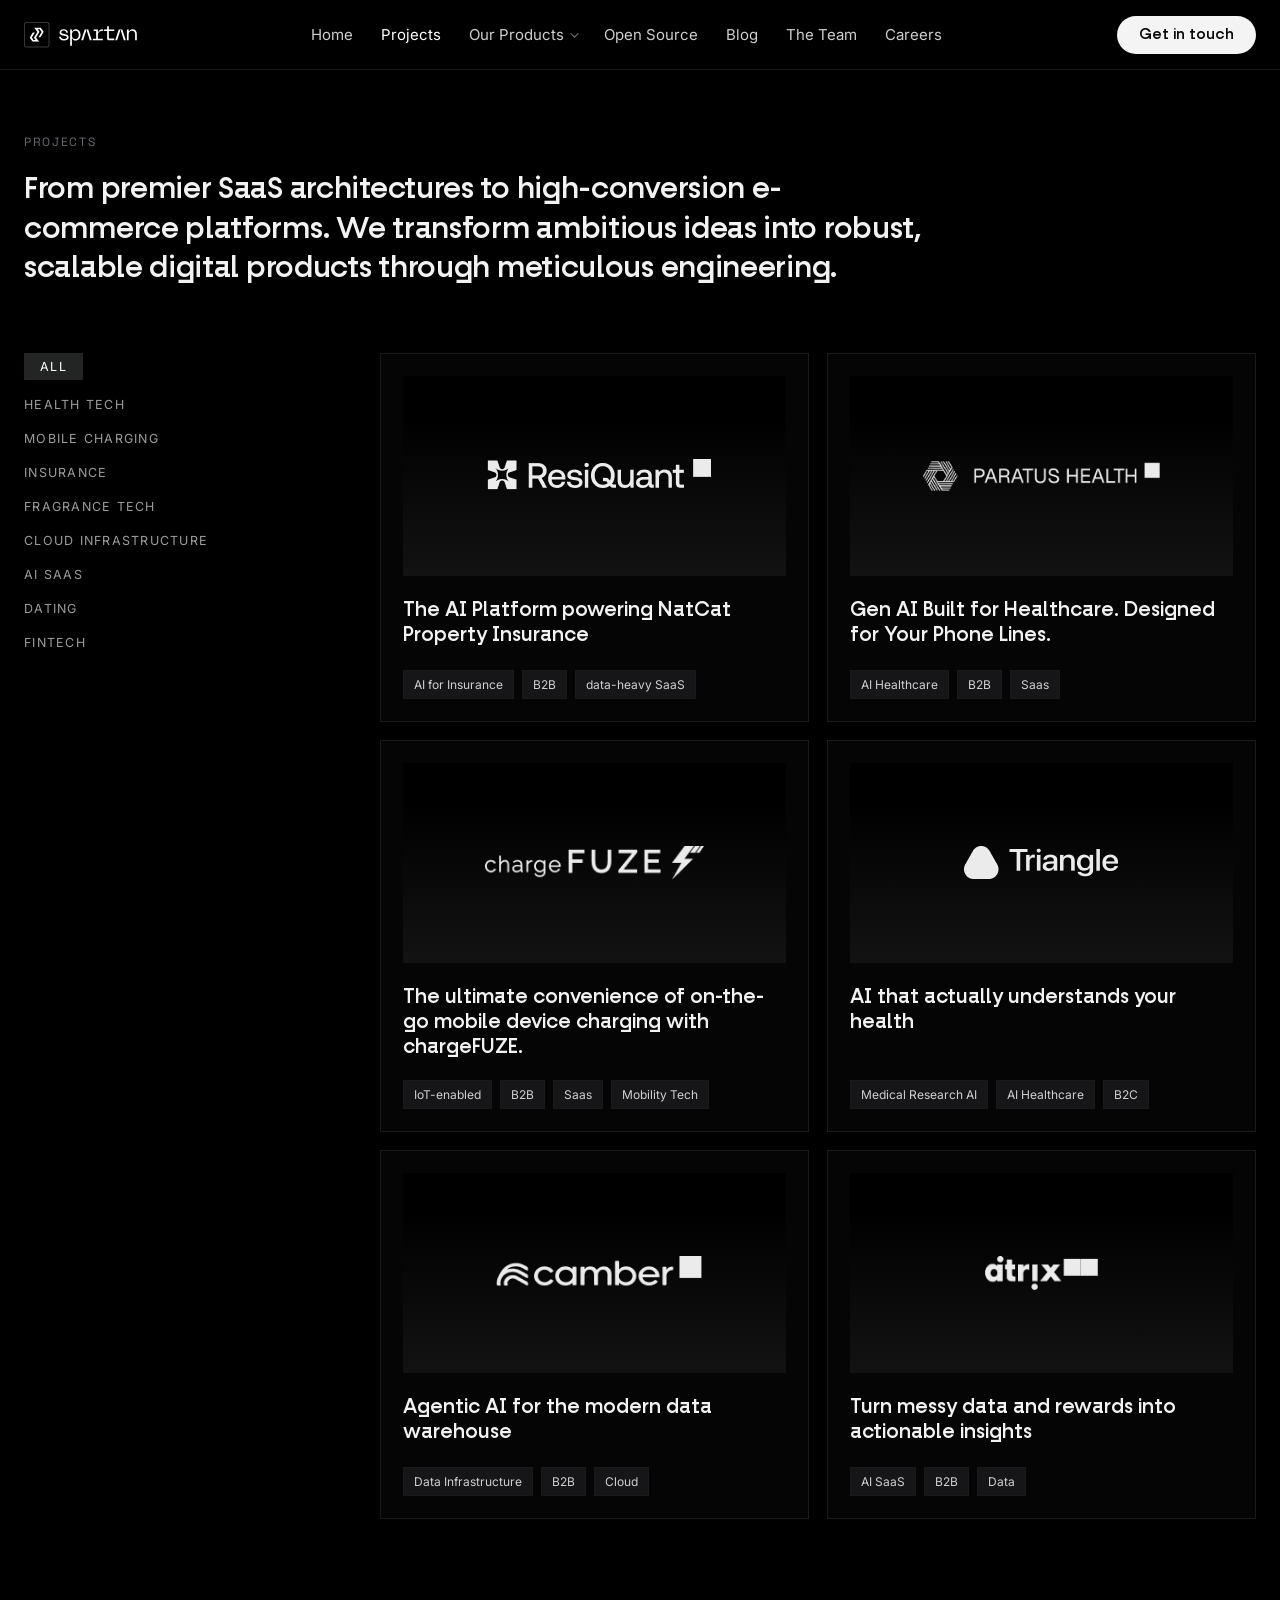
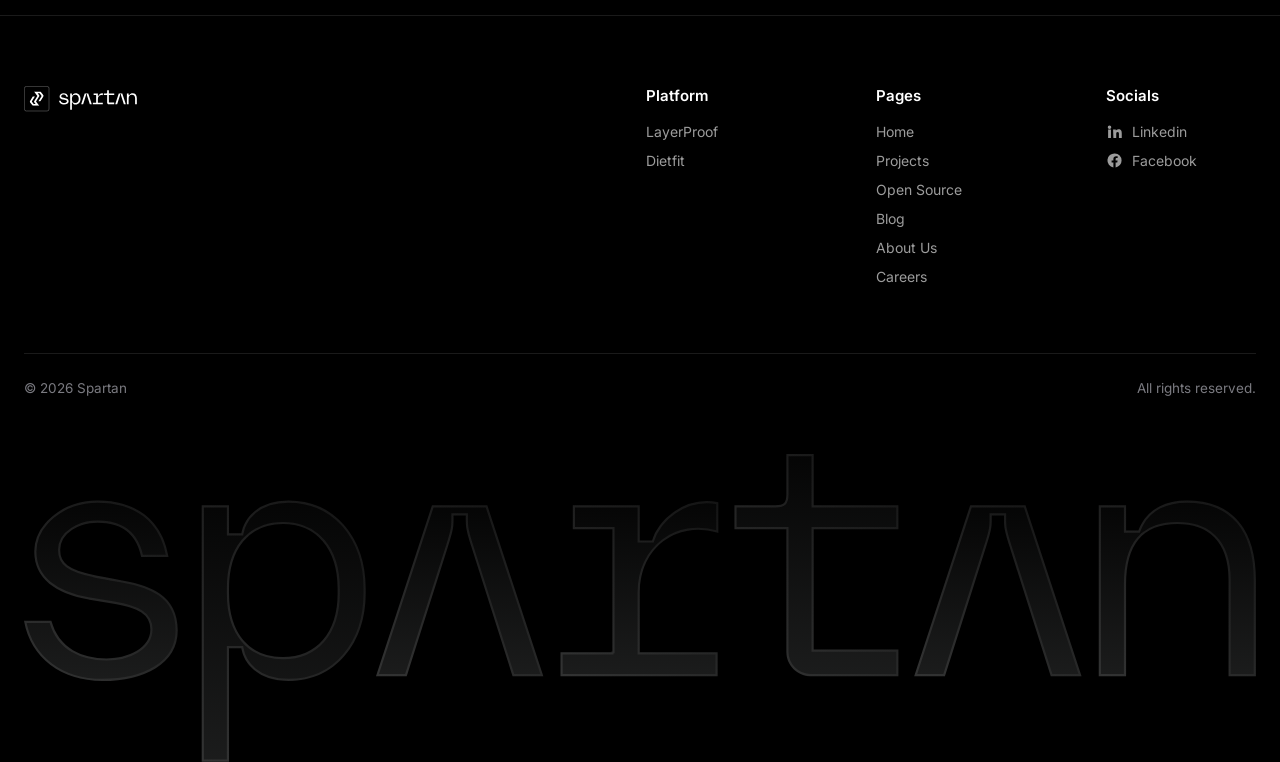
<file: projects.html>
<!DOCTYPE html>
<html lang="en">
<head>
<meta charset="utf-8">
<meta name="viewport" content="width=device-width, initial-scale=1">
<title>Projects — Spartan</title>
<link rel="preconnect" href="https://fonts.googleapis.com">
<link rel="preconnect" href="https://fonts.gstatic.com" crossorigin>
<link href="https://fonts.googleapis.com/css2?family=Space+Grotesk:wght@400;500;600;700&family=Inter:wght@400;500;600&display=swap" rel="stylesheet">
<style>
  @font-face{font-family:'Fractul';font-style:normal;font-weight:500;src:url('fonts/fractul-medium.ttf') format('truetype');font-display:swap}
  *{margin:0;padding:0;box-sizing:border-box;font-family:'Inter','Space Grotesk',system-ui,sans-serif}
  :root{--line:#1a1a1a;--cardln:#1a1a1a}
  html,body{background:#000;color:#fff;-webkit-font-smoothing:antialiased;overflow-x:clip}
  a{color:inherit;text-decoration:none}
  .wrap{width:100%;max-width:1280px;margin:0 auto;padding-left:24px;padding-right:24px}
  @media(min-width:1920px){.wrap{max-width:1640px}}
  @media(max-width:640px){.wrap{padding-left:22px;padding-right:22px}}

  .site-nav{position:sticky;top:0;z-index:50;height:70px;background:rgba(0,0,0,.72);backdrop-filter:blur(10px);border-bottom:1px solid var(--line)}
  .site-nav .wrap{display:flex;align-items:center;justify-content:space-between;height:100%}
  .nav-logo img{height:26px;display:block}
  .nav-links{display:flex;align-items:center;gap:28px}
  .nav-links a{font-size:15px;color:#e6e6e6;opacity:.9;transition:opacity .2s}
  .nav-links a:hover,.nav-links a.active{opacity:1;color:#fff}
  .btn-demo{background:#f4f4f5;color:#0a0a0a;font-family:'Fractul','Space Grotesk',sans-serif;font-weight:400;font-size:15px;padding:10px 22px;border-radius:999px;transition:filter .2s}
  .btn-demo:hover{filter:brightness(.94)}
  @media(max-width:1023px){.nav-links{display:none}}

  .pj-hero{padding:64px 0 8px}
  .pj-eyebrow{font-family:'Space Grotesk',monospace;font-size:12px;letter-spacing:.14em;text-transform:uppercase;color:#6a6a70;margin-bottom:20px}
  .pj-hero p{font-family:'Fractul','Space Grotesk',sans-serif;font-weight:500;font-size:30px;line-height:1.32;letter-spacing:-.01em;max-width:900px;color:#f2f2f2}
  @media(min-width:1920px){.pj-hero p{font-size:36px}}
  @media(max-width:640px){.pj-hero p{font-size:23px}}

  .pj-layout{display:grid;grid-template-columns:3fr 9fr;gap:64px;align-items:start;padding:56px 0 96px}
  @media(max-width:900px){.pj-layout{grid-template-columns:1fr;gap:26px}}
  .pj-side{display:flex;flex-direction:column;gap:15px;position:sticky;top:96px}
  @media(max-width:900px){.pj-side{position:static;flex-direction:row;flex-wrap:wrap;gap:8px}}
  .pj-cat{text-align:left;background:none;border:none;color:#9c9c9c;font-size:12.5px;letter-spacing:.1em;text-transform:uppercase;cursor:pointer;padding:2px 0;transition:color .2s;align-self:flex-start}
  .pj-cat:hover{color:#cfcfcf}
  .pj-cat.on{color:#fff;background:#232424;padding:6px 16px}

  .pj-grid{display:grid;grid-template-columns:1fr 1fr;gap:18px}
  @media(max-width:640px){.pj-grid{grid-template-columns:1fr}}
  .pj-card{position:relative;border:1px solid var(--cardln);background:#050506;padding:22px;display:flex;flex-direction:column}
  .pj-logo{height:200px;display:flex;align-items:center;justify-content:center;background:linear-gradient(180deg,#000 20%,#1a1a1a 132%);margin-bottom:22px}
  .pj-logo img{max-height:34px;max-width:62%;width:auto;object-fit:contain;filter:brightness(0) invert(1);opacity:.92}
  .pj-card h3{font-family:'Fractul','Space Grotesk',sans-serif;font-weight:500;font-size:20px;line-height:1.25;color:#f2f2f2;margin-bottom:auto;min-height:52px}
  .pj-tags{display:flex;flex-wrap:wrap;gap:8px;margin-top:20px}
  .pj-tags span{font-size:12px;color:#d0d0d4;background:#161618;border:1px solid var(--cardln);padding:6px 10px;white-space:nowrap}

  .ft{border-top:1px solid var(--line);padding-top:70px;position:relative;overflow:hidden}
  .ft-top{display:flex;gap:80px;flex-wrap:wrap;padding-bottom:56px}
  .ft-brand{flex:1 1 300px;min-width:200px}
  .ft-brand img{height:26px}
  .ft-col{min-width:150px}
  .ft-col h4{font-size:15px;color:#fff;font-weight:600;margin-bottom:18px}
  .ft-col a{display:block;font-size:14px;color:#9c9c9c;margin-bottom:12px;transition:color .2s}
  .ft-col a:hover{color:#fff}
  .ft-col .soc{display:flex;align-items:center;gap:9px}
  .ft-col .soc svg{width:17px;height:17px;fill:#9c9c9c}
  .ft-bottom{display:flex;justify-content:space-between;flex-wrap:wrap;gap:12px;padding:26px 0 34px;border-top:1px solid var(--line);color:#7a7a80;font-size:13.5px}
  .ft-word{display:block;width:100%;max-width:1280px;height:auto;margin:24px auto 0;padding:0 24px;box-sizing:border-box}@media(min-width:1920px){.ft-word{max-width:1640px}}
  /* Our Products hover mega-menu */
  .nav-dd{position:relative;display:flex;align-items:center}
  .nav-dd>a{display:inline-flex;align-items:center;gap:6px;cursor:pointer}
  .nav-dd>a::after{content:"";width:5px;height:5px;border-right:1.4px solid currentColor;border-bottom:1.4px solid currentColor;transform:rotate(45deg) translateY(-2px);opacity:.6;transition:transform .2s}
  .nav-dd:hover>a::after{transform:rotate(225deg) translateY(-2px)}
  .nav-dd::after{content:"";position:absolute;top:100%;left:-20px;right:-20px;height:22px}
  .nav-panel{position:absolute;top:calc(100% + 16px);left:50%;transform:translateX(-50%) translateY(8px);width:540px;background:#0a0a0c;border:1px solid #1a1a1a;border-radius:14px;padding:12px;display:grid;grid-template-columns:1fr 1fr;gap:10px;opacity:0;visibility:hidden;pointer-events:none;transition:opacity .2s,transform .2s;box-shadow:0 24px 60px rgba(0,0,0,.6);z-index:60}
  .nav-dd:hover .nav-panel{opacity:1;visibility:visible;pointer-events:auto;transform:translateX(-50%) translateY(0)}
  .nav-pcard{display:flex;flex-direction:column;gap:7px;padding:15px;border-radius:10px;background:transparent;border:1px solid #1a1a1a;transition:border-color .2s}
  .nav-pcard:hover{border-color:#2EA45F}
  .nav-pcard .pt{display:flex;align-items:center;gap:8px;font-family:'Fractul','Space Grotesk',sans-serif;font-size:14.5px;color:#f2f2f2}
  .nav-pcard .pt .i{width:20px;height:20px;border-radius:6px;display:inline-block;flex:none}
  .nav-pcard .pd{font-family:'Inter',sans-serif;font-size:11.5px;color:#9c9c9c;line-height:1.5}

  /* ===== mobile nav (hamburger) ===== */
  .nav-actions{display:flex;align-items:center;gap:12px}
  .nav-burger{display:none;width:40px;height:40px;align-items:center;justify-content:center;background:none;border:1px solid #2a2a2e;border-radius:8px;cursor:pointer;padding:0;flex:none}
  .nav-burger b{position:relative;display:block;width:16px;height:2px;background:#e6e6e6;transition:background .2s}
  .nav-burger b::before,.nav-burger b::after{content:"";position:absolute;left:0;width:16px;height:2px;background:#e6e6e6;transition:transform .25s,top .25s}
  .nav-burger b::before{top:-5px}
  .nav-burger b::after{top:5px}
  body.nav-open .nav-burger b{background:transparent}
  body.nav-open .nav-burger b::before{top:0;transform:rotate(45deg)}
  body.nav-open .nav-burger b::after{top:0;transform:rotate(-45deg)}
  .mobile-menu{display:none;position:absolute;top:100%;left:0;right:0;z-index:49;flex-direction:column;background:#000;backdrop-filter:blur(12px);border-bottom:1px solid #1a1a1a;padding:10px 24px 20px;opacity:0;visibility:hidden;transform:translateY(-6px);transition:opacity .22s,transform .22s,visibility .22s}
  .mobile-menu a{padding:12px 2px;font-size:16px;color:#e6e6e6;border-bottom:1px solid #141416}
  .mobile-menu a.mm-sub{padding-left:16px;font-size:14px;color:#9c9c9c}
  .mobile-menu a:last-child{border-bottom:none}
  @media(max-width:1023px){
    .nav-burger{display:inline-flex}
    .mobile-menu{display:flex}
    body.nav-open .mobile-menu{opacity:1;visibility:visible;transform:none}
  }
</style>
</head>
<body>

<nav class="site-nav">
  <div class="wrap">
    <a class="nav-logo" href="index.html" aria-label="Spartan home"><img src="logo-spartan-horizontal.svg" alt="Spartan"></a>
    <div class="nav-links">
      <a href="index.html">Home</a>
      <a href="projects.html" class="active">Projects</a>
      <div class="nav-dd"><a href="our-products.html">Our Products</a><div class="nav-panel"><a class="nav-pcard" href="our-layerproof.html"><span class="pt"><span class="i" style="background:linear-gradient(135deg,#f4b41a,#e94f3d)"></span>LayerProof</span><span class="pd">Creative system with multiple sub-products.</span></a><a class="nav-pcard" href="our-dietfit.html"><span class="pt"><span class="i" style="background:linear-gradient(135deg,#f4a01f,#e8781f)"></span>DietFit</span><span class="pd">Free calorie counter + macro tracker.</span></a></div></div>
      <a href="open-source.html">Open Source</a>
      <a href="blog.html">Blog</a>
      <a href="#">The Team</a>
      <a href="#">Careers</a>
    </div>
    <div class="nav-actions">
      <a class="btn-demo" href="#">Get in touch</a>
      <button class="nav-burger" type="button" aria-label="Menu" aria-expanded="false"><b></b></button>
    </div>
  </div>
  <div class="mobile-menu">
    <a href="index.html">Home</a>
    <a href="projects.html">Projects</a>
    <a href="our-products.html">Our Products</a>
    <a class="mm-sub" href="our-layerproof.html">LayerProof</a>
    <a class="mm-sub" href="our-dietfit.html">DietFit</a>
    <a href="open-source.html">Open Source</a>
    <a href="blog.html">Blog</a>
    <a href="#">The Team</a>
    <a href="#">Careers</a>
  </div>
</nav>

<header class="pj-hero">
  <div class="wrap">
    <div class="pj-eyebrow">Projects</div>
    <p>From premier SaaS architectures to high-conversion e-commerce platforms. We transform ambitious ideas into robust, scalable digital products through meticulous engineering.</p>
  </div>
</header>

<main>
  <div class="wrap">
    <div class="pj-layout">
      <aside class="pj-side">
        <button class="pj-cat on">All</button>
        <button class="pj-cat">Health Tech</button>
        <button class="pj-cat">Mobile Charging</button>
        <button class="pj-cat">Insurance</button>
        <button class="pj-cat">Fragrance Tech</button>
        <button class="pj-cat">Cloud Infrastructure</button>
        <button class="pj-cat">AI SaaS</button>
        <button class="pj-cat">Dating</button>
        <button class="pj-cat">FinTech</button>
      </aside>

      <div class="pj-grid">
        <a class="pj-card" href="case-resiquant.html">
          <div class="pj-logo"><img src="assets/logos/resiquant.png" alt="ResiQuant"></div>
          <h3>The AI Platform powering NatCat Property Insurance</h3>
          <div class="pj-tags"><span>AI for Insurance</span><span>B2B</span><span>data-heavy SaaS</span></div>
        </a>
        <a class="pj-card" href="#">
          <div class="pj-logo"><img src="assets/logos/paratus-health.png" alt="Paratus Health"></div>
          <h3>Gen AI Built for Healthcare. Designed for Your Phone Lines.</h3>
          <div class="pj-tags"><span>AI Healthcare</span><span>B2B</span><span>Saas</span></div>
        </a>
        <a class="pj-card" href="#">
          <div class="pj-logo"><img src="assets/logos/chargefuze.png" alt="chargeFUZE"></div>
          <h3>The ultimate convenience of on-the-go mobile device charging with chargeFUZE.</h3>
          <div class="pj-tags"><span>IoT-enabled</span><span>B2B</span><span>Saas</span><span>Mobility Tech</span></div>
        </a>
        <a class="pj-card" href="#">
          <div class="pj-logo"><img src="assets/logos/triangle.png" alt="Triangle"></div>
          <h3>AI that actually understands your health</h3>
          <div class="pj-tags"><span>Medical Research AI</span><span>AI Healthcare</span><span>B2C</span></div>
        </a>
        <a class="pj-card" href="#">
          <div class="pj-logo"><img src="assets/logos/camber.png" alt="Camber"></div>
          <h3>Agentic AI for the modern data warehouse</h3>
          <div class="pj-tags"><span>Data Infrastructure</span><span>B2B</span><span>Cloud</span></div>
        </a>
        <a class="pj-card" href="#">
          <div class="pj-logo"><img src="assets/logos/atrix.png" alt="Atrix"></div>
          <h3>Turn messy data and rewards into actionable insights</h3>
          <div class="pj-tags"><span>AI SaaS</span><span>B2B</span><span>Data</span></div>
        </a>
      </div>
    </div>
  </div>
</main>

<footer class="ft">
  <div class="wrap">
    <div class="ft-top">
      <div class="ft-brand"><img src="logo-spartan-horizontal.svg" alt="Spartan"></div>
      <div class="ft-col">
        <h4>Platform</h4>
        <a href="#">LayerProof</a>
        <a href="#">Dietfit</a>
      </div>
      <div class="ft-col">
        <h4>Pages</h4>
        <a href="index.html">Home</a>
        <a href="projects.html">Projects</a>
        <a href="open-source.html">Open Source</a>
        <a href="blog.html">Blog</a>
        <a href="#">About Us</a>
        <a href="#">Careers</a>
      </div>
      <div class="ft-col">
        <h4>Socials</h4>
        <a class="soc" href="#"><svg viewBox="0 0 24 24"><path d="M4.98 3.5a2.5 2.5 0 11-.02 5 2.5 2.5 0 01.02-5zM3 9h4v12H3zM10 9h3.8v1.7h.05c.53-1 1.8-2.05 3.7-2.05 3.96 0 4.7 2.6 4.7 6V21h-4v-5.3c0-1.27-.02-2.9-1.77-2.9-1.77 0-2.04 1.38-2.04 2.8V21h-4z"/></svg>Linkedin</a>
        <a class="soc" href="#"><svg viewBox="0 0 24 24"><path d="M22 12a10 10 0 10-11.56 9.88v-6.99H7.9V12h2.54V9.8c0-2.5 1.49-3.89 3.78-3.89 1.09 0 2.24.2 2.24.2v2.46h-1.26c-1.24 0-1.63.77-1.63 1.56V12h2.78l-.44 2.89h-2.34v6.99A10 10 0 0022 12z"/></svg>Facebook</a>
      </div>
    </div>
    <div class="ft-bottom">
      <span>&copy; 2026 Spartan</span>
      <span>All rights reserved.</span>
    </div>
  </div>
  <img class="ft-word" src="assets/footer-graphic8.svg" alt="Spartan">
</footer>

<script>
  document.querySelectorAll('.pj-cat').forEach(function(c){
    c.addEventListener('click',function(){
      document.querySelectorAll('.pj-cat').forEach(function(x){x.classList.remove('on');});
      c.classList.add('on');
    });
  });
</script>
<script>
(function(){var b=document.querySelector('.nav-burger');if(!b)return;
b.addEventListener('click',function(){var o=document.body.classList.toggle('nav-open');b.setAttribute('aria-expanded',o?'true':'false');});
document.querySelectorAll('.mobile-menu a').forEach(function(a){a.addEventListener('click',function(){document.body.classList.remove('nav-open');b.setAttribute('aria-expanded','false');});});
})();
</script>
</body>
</html>
</file>
